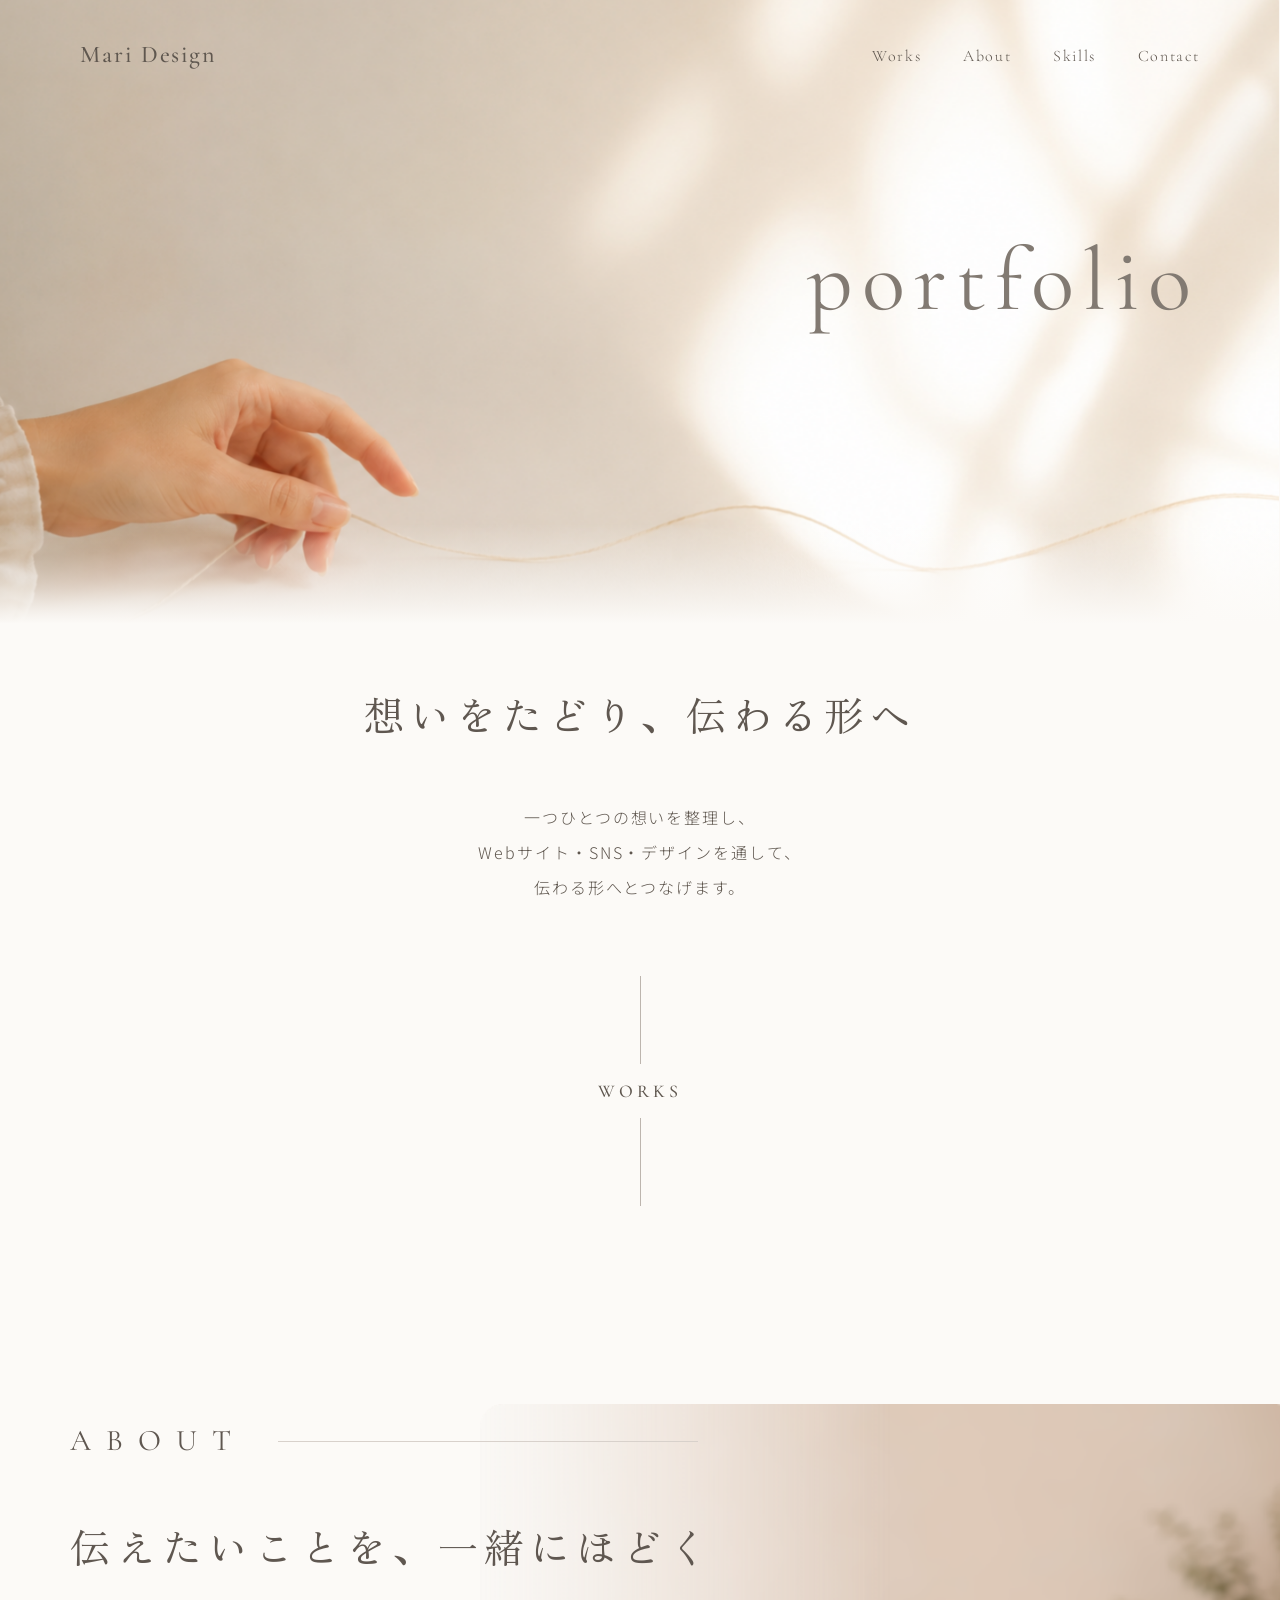
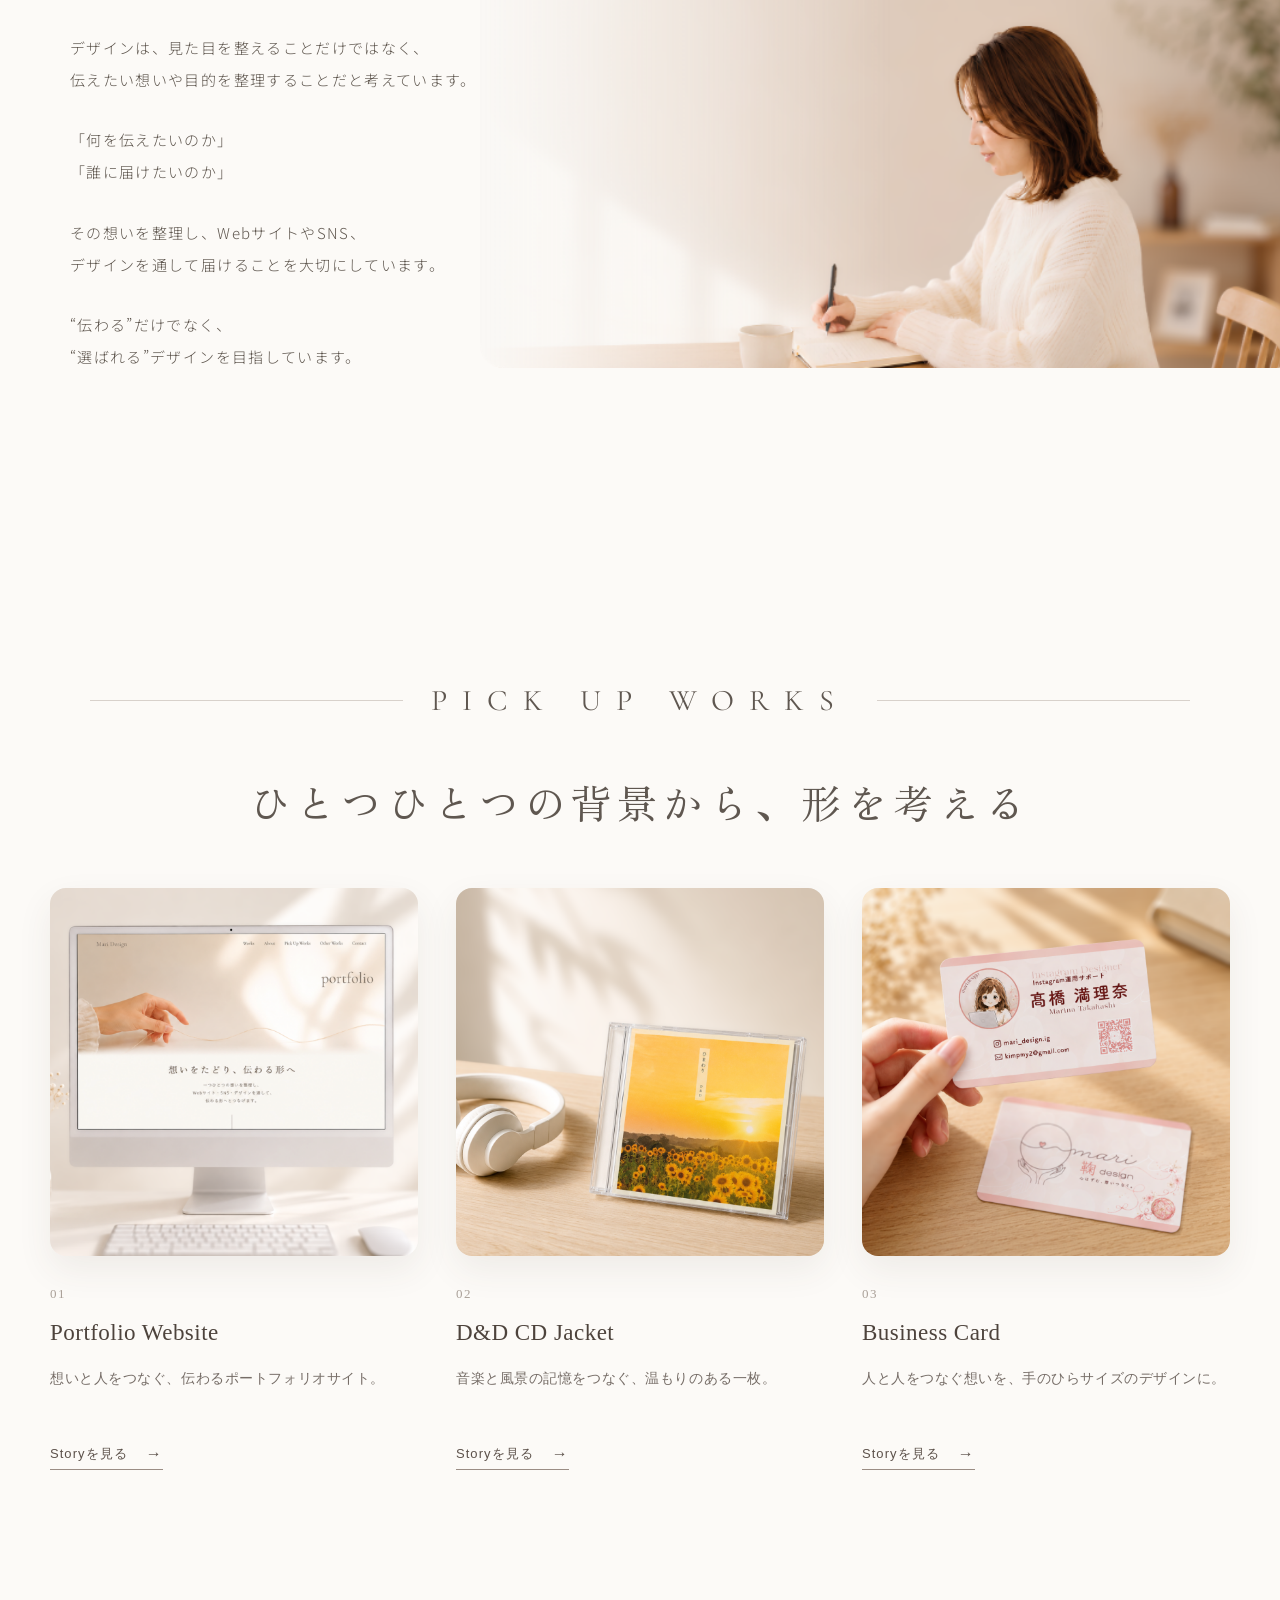
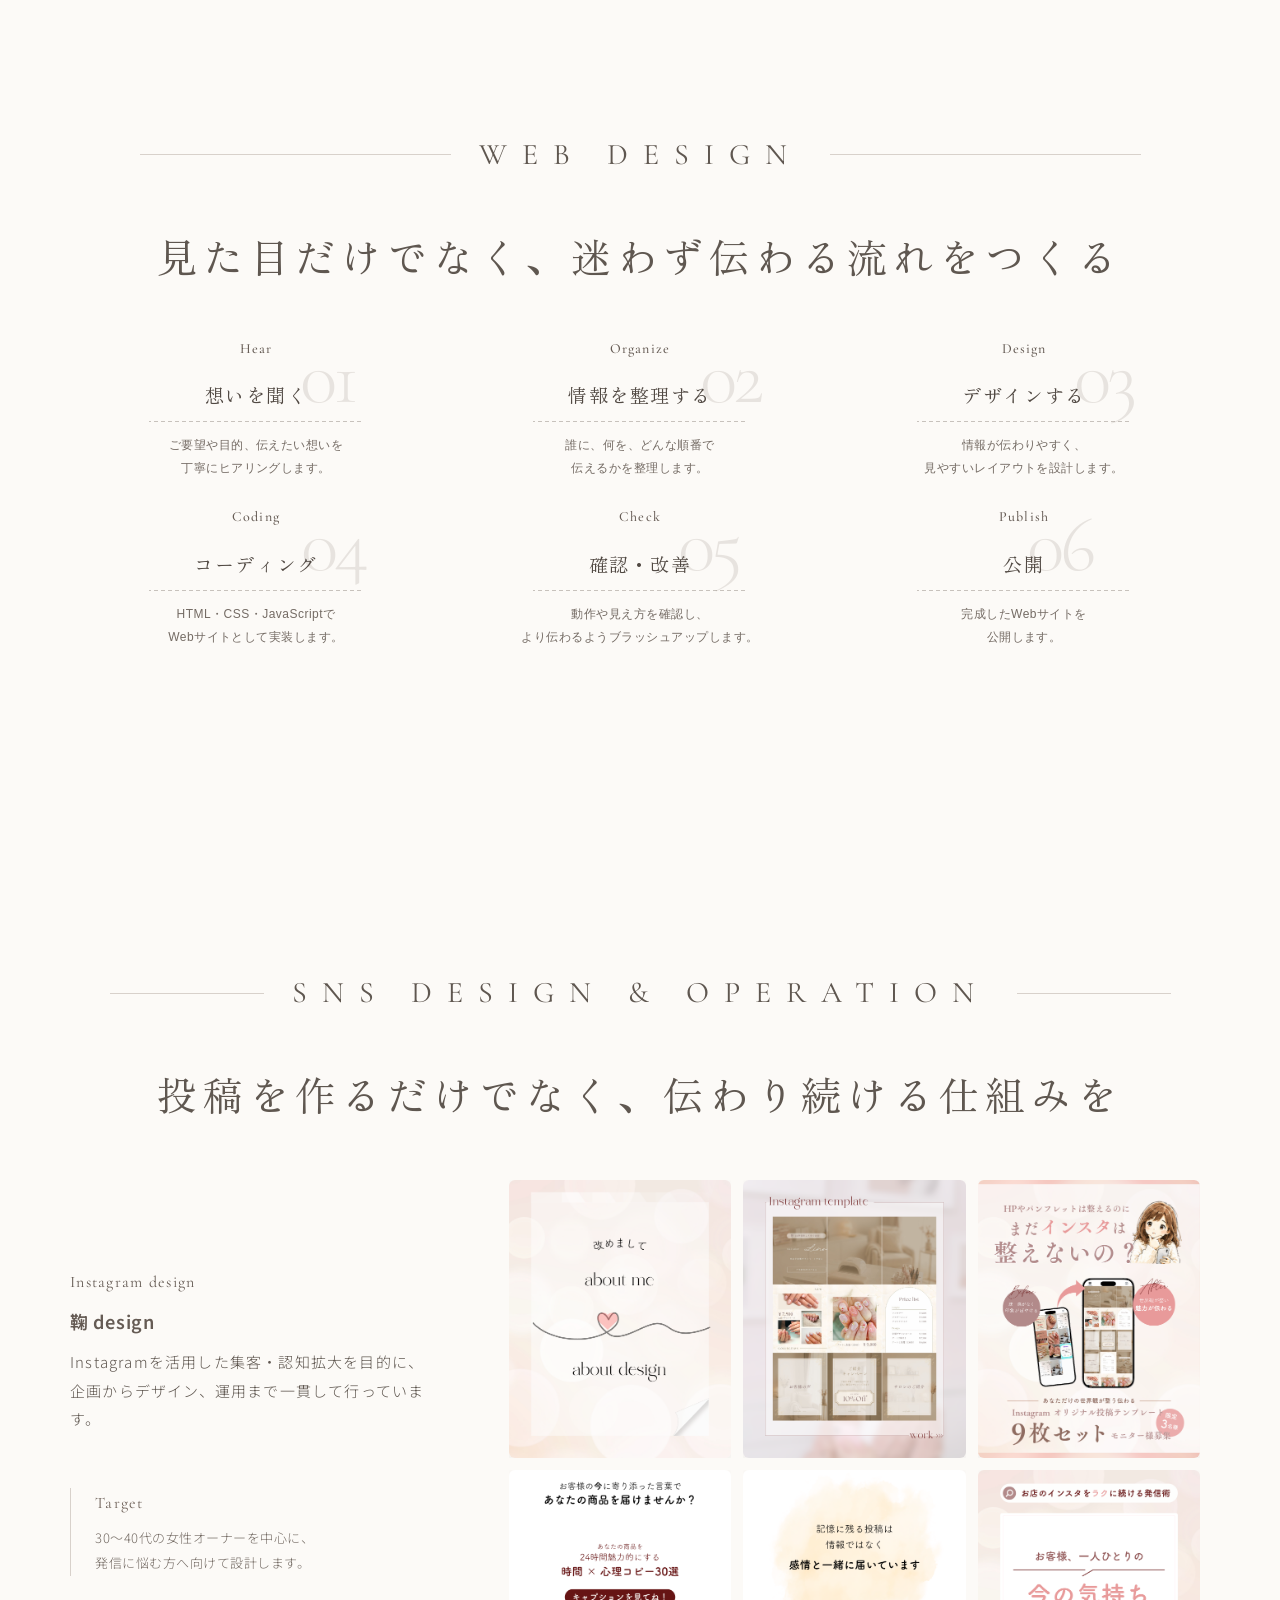
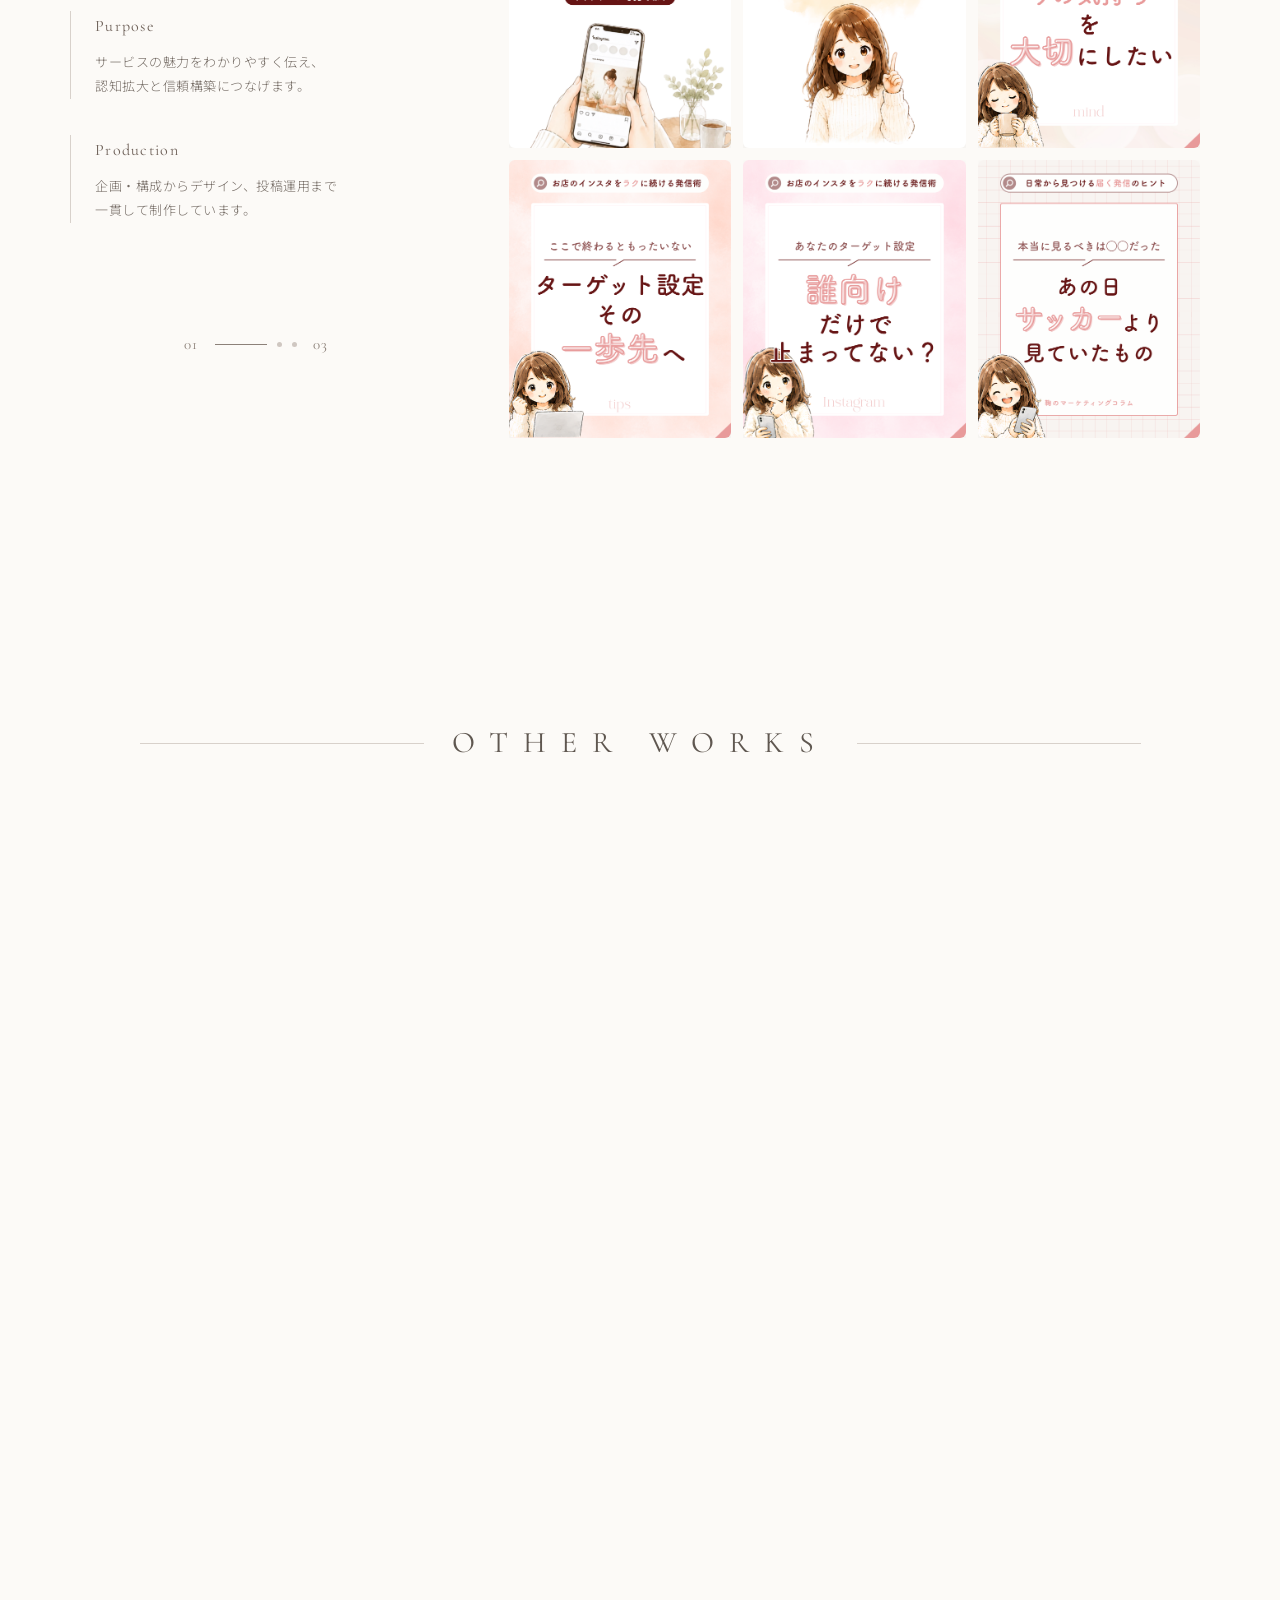
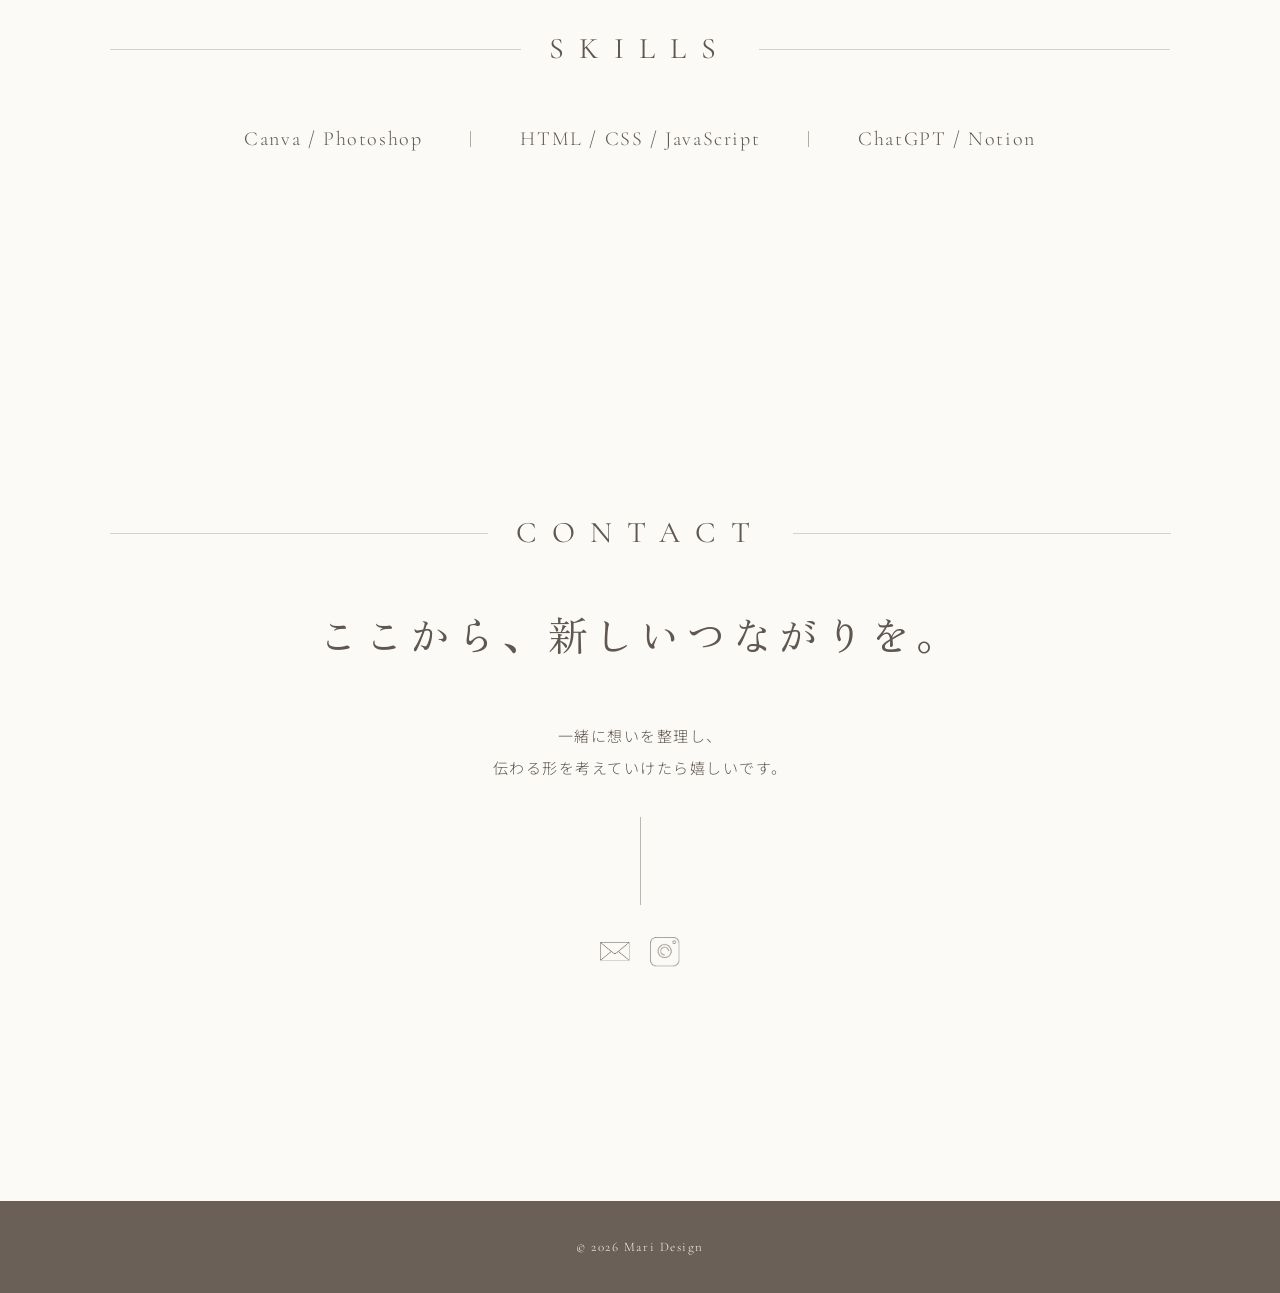
<file: index.html>
<!DOCTYPE html>
<html lang="ja">

<head>
  <meta charset="UTF-8">

  <meta
    name="viewport"
    content="width=device-width, initial-scale=1.0"
  >

  <meta
    name="description"
    content="Webデザイン・SNSデザイン・グラフィックデザインを制作するMari Designのポートフォリオサイトです。"
  >

  <title>Mari Design | Portfolio</title>

  <!-- Google Fonts -->
  <link rel="preconnect" href="https://fonts.googleapis.com">
  <link rel="preconnect" href="https://fonts.gstatic.com" crossorigin>

  <link
    href="https://fonts.googleapis.com/css2?family=Cormorant+Garamond:wght@400;500;600&family=Noto+Sans+JP:wght@300;400;500&family=Zen+Old+Mincho:wght@400;500&display=swap"
    rel="stylesheet"
  >

  <!-- CSS -->
 <link rel="stylesheet" href="style.css?v=3">
</head>

<body>


  <!-- =========================
       Header
  ========================== -->
  <header class="header">
    <div class="header__inner">

      <a href="#top" class="header__logo">
        Mari Design
      </a>

      <nav class="header__nav" aria-label="メインメニュー">
        <ul class="header__nav-list">

          <li class="header__nav-item">
            <a href="#pickup-works" class="header__nav-link">
              Works
            </a>
          </li>

          <li class="header__nav-item">
            <a href="#about" class="header__nav-link">
              About
            </a>
          </li>

          <li class="header__nav-item">
            <a href="#skills" class="header__nav-link">
              Skills
            </a>
          </li>

          <li class="header__nav-item">
            <a href="#contact" class="header__nav-link">
              Contact
            </a>
          </li>

        </ul>
      </nav>
 <button
  class="menu-button"
  type="button"
  aria-label="メニューを開く"
  aria-expanded="false">
  <span></span>
  <span></span>
  <span></span>
</button>
    </div>



  </header>


  <main>

    <!-- =========================
         Hero
    ========================== -->
    <section class="hero" id="top">

      <div class="hero__visual">
        <img
          src="images/hero.png"
          alt="一本の糸にそっと手を添える様子"
          class="hero__image"
        >

        <p class="hero__portfolio">
          portfolio
        </p>
      </div>

      <div class="hero__content">

        <h1 class="hero__title section-heading">
          想いをたどり、伝わる形へ
        </h1>

        <p class="hero__text">
          一つひとつの想いを整理し、<br>
          Webサイト・SNS・デザインを通して、<br>
          伝わる形へとつなげます。
        </p>

        <div class="hero__works-bridge" aria-hidden="true">

  <span class="hero__works-line hero__works-line--top"></span>

  <a href="#pickup-works" class="hero__works-link section-label">
    <span class="hero__works-text">Works</span>
  </a>

  <span class="hero__works-line hero__works-line--bottom"></span>

</div>
      </div>

    </section>


    <!-- =========================
         About
    ========================== -->
    <section class="about section" id="about">

      <div class="container">

        <div class="about__inner">

          <div class="about__content">

            <p class="section-label section-label--left section-title">
              About
            </p>

            <h2 class="about__title section-heading">
              伝えたいことを、一緒にほどく
            </h2>

            <div class="about__text">

              <p>
                デザインは、見た目を整えることだけではなく、<br>
                伝えたい想いや目的を整理することだと考えています。
              </p>

              <p>
                「何を伝えたいのか」<br>
                「誰に届けたいのか」
              </p>

              <p>
                その想いを整理し、WebサイトやSNS、<br>
                デザインを通して届けることを大切にしています。
              </p>

              <p>
                “伝わる”だけでなく、<br>
                “選ばれる”デザインを目指しています。
              </p>

            </div>

          </div>

          <div class="about__image-wrapper">
            <img
              src="images/about.png"
              alt="制作に取り組むMari Designのプロフィール写真"
              class="about__image"
            >
          </div>

        </div>

      </div>

    </section>

<!-- ==============================
     Pick Up Works
================================= -->

<section class="pickup-works section" id="pickup-works">
  <div class="pickup-works__inner">

    <!-- Section title -->
   <div class="section-line-heading">
  <span class="section-line-heading__line section-line-heading__line--left"></span>

  <p class="section-line-heading__label">
    PICK UP WORKS
  </p>

  <span class="section-line-heading__line section-line-heading__line--right"></span>
</div>

 <!-- Japanese heading -->
    <h2 class="section-heading">
      ひとつひとつの背景から、形を考える
    </h2>


    <!-- Works list -->
    <div class="pickup-works__list">

      <!-- 01 Portfolio Website -->
      <article class="pickup-work-card">

        <!-- Web画像完成後は、このdivをimgに変更 -->
       <div class="pickup-work-card__image">
  <img
    src="images/portfolio-website.png"
    alt="Portfolio Website"
  >
</div>
        <div class="pickup-work-card__body">
          <p class="pickup-work-card__number">01</p>

          <h3 class="pickup-work-card__title">
            Portfolio Website
          </h3>

          <p class="pickup-work-card__copy">
            想いと人をつなぐ、伝わるポートフォリオサイト。
          </p>

          <a href="portfolio-website.html" class="pickup-work-card__link">
            <span>Storyを見る</span>
            <span class="pickup-work-card__arrow">→</span>
          </a>
        </div>
      </article>


      <!-- 02 CD Jacket -->
      <article class="pickup-work-card">

        <div class="pickup-work-card__image">
          <img
            src="images/dand-cd-jacket.png"
            alt="D&D CD Jacket"
          >
        </div>

        <div class="pickup-work-card__body">
          <p class="pickup-work-card__number">02</p>

          <h3 class="pickup-work-card__title">
            D&D CD Jacket
          </h3>

          <p class="pickup-work-card__copy">
            音楽と風景の記憶をつなぐ、温もりのある一枚。
          </p>

          <a href="dand-cd-jacket.html" class="pickup-work-card__link">
            <span>Storyを見る</span>
            <span class="pickup-work-card__arrow">→</span>
          </a>
        </div>
      </article>


      <!-- 03 Business Card -->
      <article class="pickup-work-card">

        <div class="pickup-work-card__image">
          <img
            src="images/mari-business-card.png"
            alt="Mari Business Card"
          >
        </div>

        <div class="pickup-work-card__body">
          <p class="pickup-work-card__number">03</p>

          <h3 class="pickup-work-card__title">
            Business Card
          </h3>

          <p class="pickup-work-card__copy">
            人と人をつなぐ想いを、手のひらサイズのデザインに。
          </p>

          <a href="mari-business-card.html" class="pickup-work-card__link">
            <span>Storyを見る</span>
            <span class="pickup-work-card__arrow">→</span>
          </a>
        </div>
      </article>

    </div>
  </div>
</section>
<!-- ========================================
     Web Design Process
========================================= -->
<section class="web-process section" id="web-process">

 <div class="container web-process__inner">

  <!-- Section title -->
  <div class="section-line-heading">
    <span class="section-line-heading__line section-line-heading__line--left"></span>

    <p class="section-line-heading__label">
      WEB DESIGN
    </p>

    <span class="section-line-heading__line section-line-heading__line--right"></span>
  </div>

     <!-- Japanese heading -->
    <h2 class="section-heading">
      見た目だけでなく、迷わず伝わる流れをつくる
    </h2>

  <div class="web-process__grid">
      <!-- 01 -->
      <article class="web-process__item">
        <p class="web-process__english">Hear</p>

        <div class="web-process__title-area">
          <h3 class="web-process__title">想いを聞く</h3>
          <span class="web-process__number">01</span>
        </div>

        <span class="web-process__line"></span>

        <p class="web-process__text">
          ご要望や目的、伝えたい想いを<br>
          丁寧にヒアリングします。
        </p>
      </article>

      <!-- 02 -->
      <article class="web-process__item">
        <p class="web-process__english">Organize</p>

        <div class="web-process__title-area">
          <h3 class="web-process__title">情報を整理する</h3>
          <span class="web-process__number">02</span>
        </div>

        <span class="web-process__line"></span>

        <p class="web-process__text">
          誰に、何を、どんな順番で<br>
          伝えるかを整理します。
        </p>
      </article>

      <!-- 03 -->
      <article class="web-process__item">
        <p class="web-process__english">Design</p>

        <div class="web-process__title-area">
          <h3 class="web-process__title">デザインする</h3>
          <span class="web-process__number">03</span>
        </div>

        <span class="web-process__line"></span>

        <p class="web-process__text">
          情報が伝わりやすく、<br>
          見やすいレイアウトを設計します。
        </p>
      </article>

      <!-- 04 -->
      <article class="web-process__item">
        <p class="web-process__english">Coding</p>

        <div class="web-process__title-area">
          <h3 class="web-process__title">コーディング</h3>
          <span class="web-process__number">04</span>
        </div>

        <span class="web-process__line"></span>

        <p class="web-process__text">
          HTML・CSS・JavaScriptで<br>
          Webサイトとして実装します。
        </p>
      </article>

      <!-- 05 -->
      <article class="web-process__item">
        <p class="web-process__english">Check</p>

        <div class="web-process__title-area">
          <h3 class="web-process__title">確認・改善</h3>
          <span class="web-process__number">05</span>
        </div>

        <span class="web-process__line"></span>

        <p class="web-process__text">
          動作や見え方を確認し、<br>
          より伝わるようブラッシュアップします。
        </p>
      </article>

      <!-- 06 -->
      <article class="web-process__item">
        <p class="web-process__english">Publish</p>

        <div class="web-process__title-area">
          <h3 class="web-process__title">公開</h3>
          <span class="web-process__number">06</span>
        </div>

        <span class="web-process__line"></span>

        <p class="web-process__text">
          完成したWebサイトを<br>
          公開します。
        </p>
      </article>

    </div>

  </div>

</section>

    <!-- =========================
         SNS Design & Operation
    ========================== -->
   <section class="sns section">

  <div class="container">

    <!-- Section title -->
    <div class="section-line-heading">
  <span class="section-line-heading__line section-line-heading__line--left"></span>

  <p class="section-line-heading__label">
    SNS DESIGN &amp; OPERATION
  </p>

  <span class="section-line-heading__line section-line-heading__line--right"></span>
</div>
    <!-- Japanese heading -->
    <h2 class="section-heading">
      投稿を作るだけでなく、伝わり続ける仕組みを
    </h2>

    <div class="sns__inner">
<div class="sns__content">

  <!-- スライドエリア -->
  <div class="sns-slides">

    <!-- 01 -->
    <!-- 01 -->
<div class="sns-slide is-active">

  <p class="sns-slide__eyebrow">
    Instagram design
  </p>

  <h3 class="sns-slide__title">
    鞠 design
  </h3>

  <p class="sns-slide__lead">
    Instagramを活用した集客・認知拡大を目的に、<br>
    企画からデザイン、運用まで一貫して行っています。
  </p>

  <div class="sns-process">

    <div class="sns-process__item">
      <span class="sns-process__line"></span>

      <div class="sns-process__body">
        <p class="sns-process__label">
          Target
        </p>

        <p class="sns-process__text">
          30〜40代の女性オーナーを中心に、<br>
          発信に悩む方へ向けて設計します。
        </p>
      </div>
    </div>


    <div class="sns-process__item">
      <span class="sns-process__line"></span>

      <div class="sns-process__body">
        <p class="sns-process__label">
          Purpose
        </p>

        <p class="sns-process__text">
          サービスの魅力をわかりやすく伝え、<br>
          認知拡大と信頼構築につなげます。
        </p>
      </div>
    </div>


    <div class="sns-process__item">
      <span class="sns-process__line"></span>

      <div class="sns-process__body">
        <p class="sns-process__label">
          Production
        </p>

        <p class="sns-process__text">
          企画・構成からデザイン、投稿運用まで<br>
          一貫して制作しています。
        </p>
      </div>
    </div>

  </div>

</div>

    <!-- 02 -->
    <!-- 02 -->
<div class="sns-slide">

  <p class="sns-slide__eyebrow">
    Post design
  </p>

  <h3 class="sns-slide__title">
    目的から逆算した投稿設計
  </h3>

  <p class="sns-slide__lead">
    単発で投稿を作るのではなく、ユーザーの心理や<br>
    認知段階を考えながら、シリーズで発信を設計しています。
  </p>

  <div class="sns-process">

    <div class="sns-process__item">
      <span class="sns-process__line"></span>

      <div class="sns-process__body">
        <p class="sns-process__label">
          Column
        </p>

        <p class="sns-process__text">
          日常の気づきを入口に、<br>
          マーケティングの本質を届けます。
        </p>
      </div>
    </div>


    <div class="sns-process__item">
      <span class="sns-process__line"></span>

      <div class="sns-process__body">
        <p class="sns-process__label">
          Empathy
        </p>

        <p class="sns-process__text">
          お客様の悩みや本音を言葉にし、<br>
          「私も同じ」という共感につなげます。
        </p>
      </div>
    </div>


    <div class="sns-process__item">
      <span class="sns-process__line"></span>

      <div class="sns-process__body">
        <p class="sns-process__label">
          Solution
        </p>

        <p class="sns-process__text">
          悩みに対する具体的な解決策を伝え、<br>
          次の行動につなげます。
        </p>
      </div>
    </div>

  </div>

</div>

    <!-- 03 -->
<div class="sns-slide sns-slide--process">

  <p class="sns-slide__eyebrow">Workflow</p>
  <h3 class="sns-slide__title">
        想いを、発信の仕組みに整える
      </h3>

  <p class="sns-slide__lead">
    目的の整理から、企画・投稿・分析・改善まで一貫して行っています。
  </p>

  <div class="sns-process">

    <div class="sns-process__item">
      <span class="sns-process__line"></span>

      <div class="sns-process__body">
        <p class="sns-process__label">Purpose</p>
        <p class="sns-process__text">
          伝えたい想いを整理し、<br>
          投稿の目的を設計します。
        </p>
      </div>
    </div>


    <div class="sns-process__item">
      <span class="sns-process__line"></span>

      <div class="sns-process__body">
        <p class="sns-process__label">Target</p>
        <p class="sns-process__text">
          誰に届けるかを明確にし、<br>
          シリーズ全体を企画します。
        </p>
      </div>
    </div>


    <div class="sns-process__item">
      <span class="sns-process__line"></span>

      <div class="sns-process__body">
        <p class="sns-process__label">Analysis</p>
        <p class="sns-process__text">
          投稿後はリーチや保存数などを確認し、<br>
          次回の企画に改善をつなげます。
        </p>
      </div>
    </div>

  </div>

</div>
  </div>


  <!-- インジケーター -->
  <div class="sns-slider__indicator">

    <span class="sns-slider__number">01</span>

    <div class="sns-slider__dots">
      <button
        class="sns-slider__dot is-active"
        data-slide="0"
        aria-label="1枚目を表示">
      </button>

      <button
        class="sns-slider__dot"
        data-slide="1"
        aria-label="2枚目を表示">
      </button>

      <button
        class="sns-slider__dot"
        data-slide="2"
        aria-label="3枚目を表示">
      </button>
    </div>

    <span class="sns-slider__number">03</span>

  </div>

</div>
          <div class="sns__gallery">

  <a
    href="https://www.instagram.com/p/DU5os5zE1Ds/?igsh=MTBpNnd1d3YwNTNtNA=="
    target="_blank"
    rel="noopener noreferrer"
  >
    <img
      src="images/sns_1.png"
      alt="Instagram投稿デザイン1"
      class="sns__image"
    >
  </a>

  <a
    href="https://www.instagram.com/p/DZhbPLHmNsR/?igsh=d2ttb3B0eHJscGdu"
    target="_blank"
    rel="noopener noreferrer"
  >
    <img
      src="images/sns_2.png"
      alt="Instagram投稿デザイン2"
      class="sns__image"
    >
  </a>

  <a
    href="https://www.instagram.com/p/DZmlBE8GJbq/?igsh=MWVienltZmtxcDU0cg=="
    target="_blank"
    rel="noopener noreferrer"
  >
    <img
      src="images/sns_3.png"
      alt="Instagram投稿デザイン3"
      class="sns__image"
    >
  </a>

  <a
    href="https://www.instagram.com/reel/DbBDTnuTUxL/?igsh=MXNwa3Btb3lmazZ4dg=="
    target="_blank"
    rel="noopener noreferrer"
  >
    <img
      src="images/sns_4.png"
      alt="Instagram投稿デザイン4"
      class="sns__image"
    >
  </a>

  <a
    href="https://www.instagram.com/reel/Da-Z5d-TXAV/?igsh=djk2OWt2YXkwZ2sz
"
    target="_blank"
    rel="noopener noreferrer"
  >
    <img
      src="images/sns_5.png"
      alt="Instagram投稿デザイン5"
      class="sns__image"
    >
  </a>

  <a
    href="https://www.instagram.com/p/Da73_femPmo/?igsh=aDZqd2l6anJzbm1p"
    target="_blank"
    rel="noopener noreferrer"
  >
    <img
      src="images/sns_6.png"
      alt="Instagram投稿デザイン6"
      class="sns__image"
    >
  </a>

  <a
    href="https://www.instagram.com/p/Da5OHMQGFFI/?igsh=Ymt4eWx2MnJ0OTRz"
    target="_blank"
    rel="noopener noreferrer"
  >
    <img
      src="images/sns_7.png"
      alt="Instagram投稿デザイン7"
      class="sns__image"
    >
  </a>

  <a
    href="https://www.instagram.com/p/Da2nBGYmCMj/?igsh=MTFtdHJoZTUzNWxq
"
    target="_blank"
    rel="noopener noreferrer"
  >
    <img
      src="images/sns_8.png"
      alt="Instagram投稿デザイン8"
      class="sns__image"
    >
  </a>

  <a
    href="https://www.instagram.com/p/Da0CzMLGLxG/?igsh=MXBlOHB3dWdibGlidg=="
    target="_blank"
    rel="noopener noreferrer"
  >
    <img
      src="images/sns_9.png"
      alt="Instagram投稿デザイン9"
      class="sns__image"
    >
  </a>
</div>

        </div>

      </div>

    </section>

<!-- ==================================
     Other Works
=================================== -->
<section class="other-works section" id="other-works">
  <div class="container">

    <!-- セクション見出し -->
    <div class="section-line-heading">
  <span class="section-line-heading__line section-line-heading__line--left"></span>

  <p class="section-line-heading__label">
    OTHER WORKS
  </p>

  <span class="section-line-heading__line section-line-heading__line--right"></span>
</div>
    <!-- 作品スライダー -->
    <article class="other-work">

      <!-- 左側：作品画像 -->
      <div class="other-works__visual other-work__image-wrapper">
        <img
          src="images/dand-summer-poster.png"
          alt="D&D 夏祭りライブポスター"
          class="other-work__image"
          id="other-work-image"
        >
      </div>

      <!-- 右側：作品情報 -->
      <div class="other-work__content" id="other-work-content">

        <p
          class="other-work__category"
          id="other-work-category"
        >
          イベントポスター
        </p>

        <h3
          class="other-work__title"
          id="other-work-title"
        >
          D&D 夏祭りライブポスター
        </h3>

        <p
          class="other-work__catch"
          id="other-work-catch"
        >
          ライブが待ち遠しくなる、夏の空気をデザイン。
        </p>

        <dl class="other-work__info">

          <div class="other-work__info-row">
            <dt>Purpose</dt>
            <dd id="other-work-purpose">
              イベント告知・集客
            </dd>
          </div>

          <div class="other-work__info-row">
            <dt>Target</dt>
            <dd id="other-work-target">
              地域の方・ライブ来場者
            </dd>
          </div>

          <div class="other-work__info-row">
            <dt>Role</dt>
            <dd id="other-work-role">
              ヒアリング / デザイン
            </dd>
          </div>

          <div class="other-work__info-row">
            <dt>Tools</dt>
            <dd id="other-work-tools">
              Canva
            </dd>
          </div>

        </dl>

      <!-- Other Works Indicator -->
<div class="other-works__indicator">

  <span class="other-works__number">01</span>

  <div class="other-works__dots"></div>

  <span class="other-works__number other-works__last-number">
    05
  </span>

</div>

      </div>

    </article>

  </div>
</section>

    <!-- =========================
         Skills
    ========================== -->
    <section class="skills section" id="skills">

      <div class="container">

        <div class="skills__inner">

          <div class="section-line-heading">
  <span class="section-line-heading__line section-line-heading__line--left"></span>

  <p class="section-line-heading__label">
    SKILLS
  </p>

  <span class="section-line-heading__line section-line-heading__line--right"></span>
</div>
          <ul class="skills__list">

            <li class="skills__item">
              Canva / Photoshop
            </li>

            <li class="skills__item">
              HTML / CSS / JavaScript
            </li>

            <li class="skills__item">
              ChatGPT / Notion
            </li>

          </ul>

        </div>

      </div>

    </section>


    <!-- =========================
         Contact
    ========================== -->
    <section class="contact section" id="contact">

      <div class="container">

        <div class="contact__inner">

          <div class="section-line-heading">
  <span class="section-line-heading__line section-line-heading__line--left"></span>

  <p class="section-line-heading__label">
    CONTACT
  </p>

  <span class="section-line-heading__line section-line-heading__line--right"></span>
</div>
          <h2 class="section-heading">
            ここから、新しいつながりを。
          </h2>

          <p class="contact__text">
            一緒に想いを整理し、<br>
            伝わる形を考えていけたら嬉しいです。
          </p>

          <div class="contact__flow-line"></div>

<div class="contact__icons">
  <!-- 既存のメールアイコン -->
  <a href="mailto:kimpmy2@gmail.com"
   class="contact__icon"
    aria-label="Mail">
    <img src="images/mail.png" alt="Mail">
  </a>

  <!-- 既存のInstagramアイコン -->
  <a href="https://www.instagram.com/mari_design.ig/"
   class="contact__icon"
    target="_blank"
     rel="noopener noreferrer"
     aria-label="Instagram">
    <img src="images/insta.png" alt="Instagram">
  </a>
</div>
<div class="contact__links">
          </div>

        </div>

      </div>

    </section>

  </main>


  <!-- =========================
       Footer
  ========================== -->
  <footer class="footer">

    <div class="container">

      <p class="footer__copyright">
        &copy; 2026 Mari Design
      </p>

    </div>

  </footer>


  <!-- JavaScript -->
  <script src="script.js?v=3"></script>

</body>

</html>
</file>
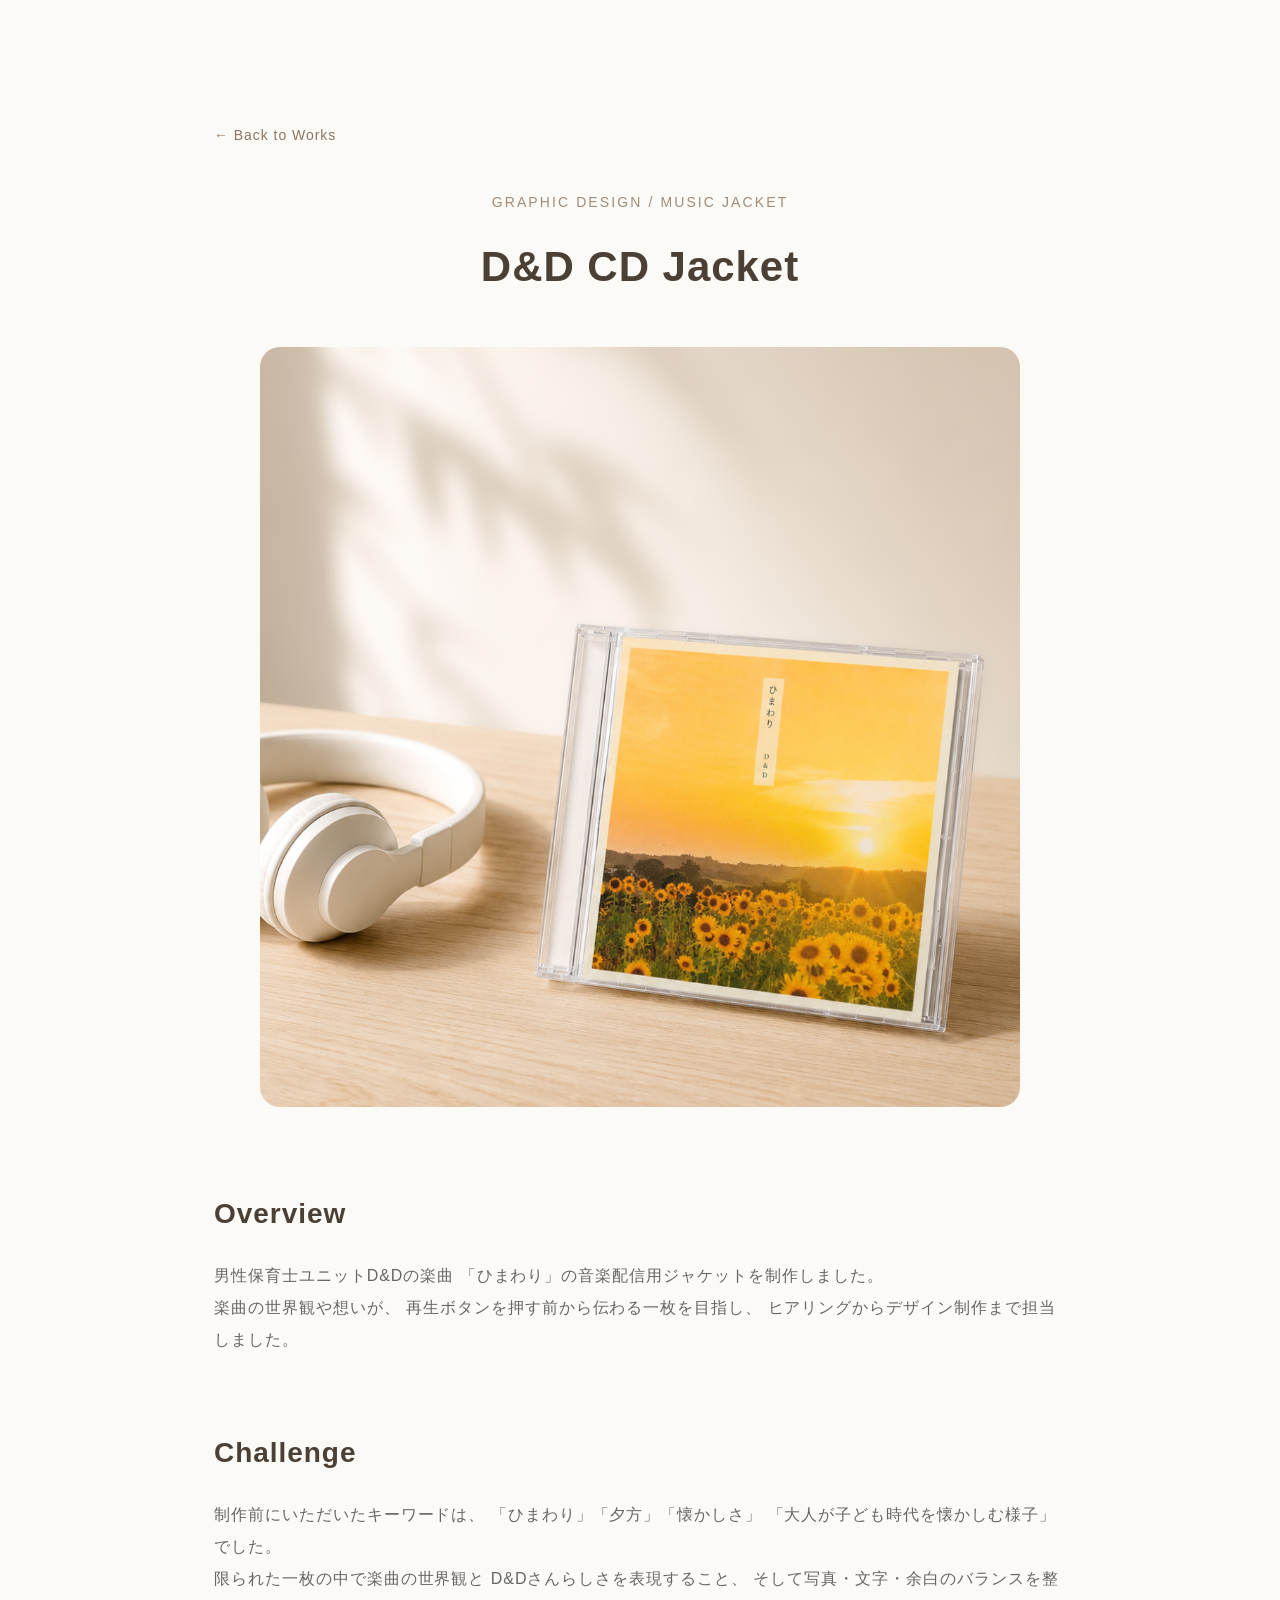
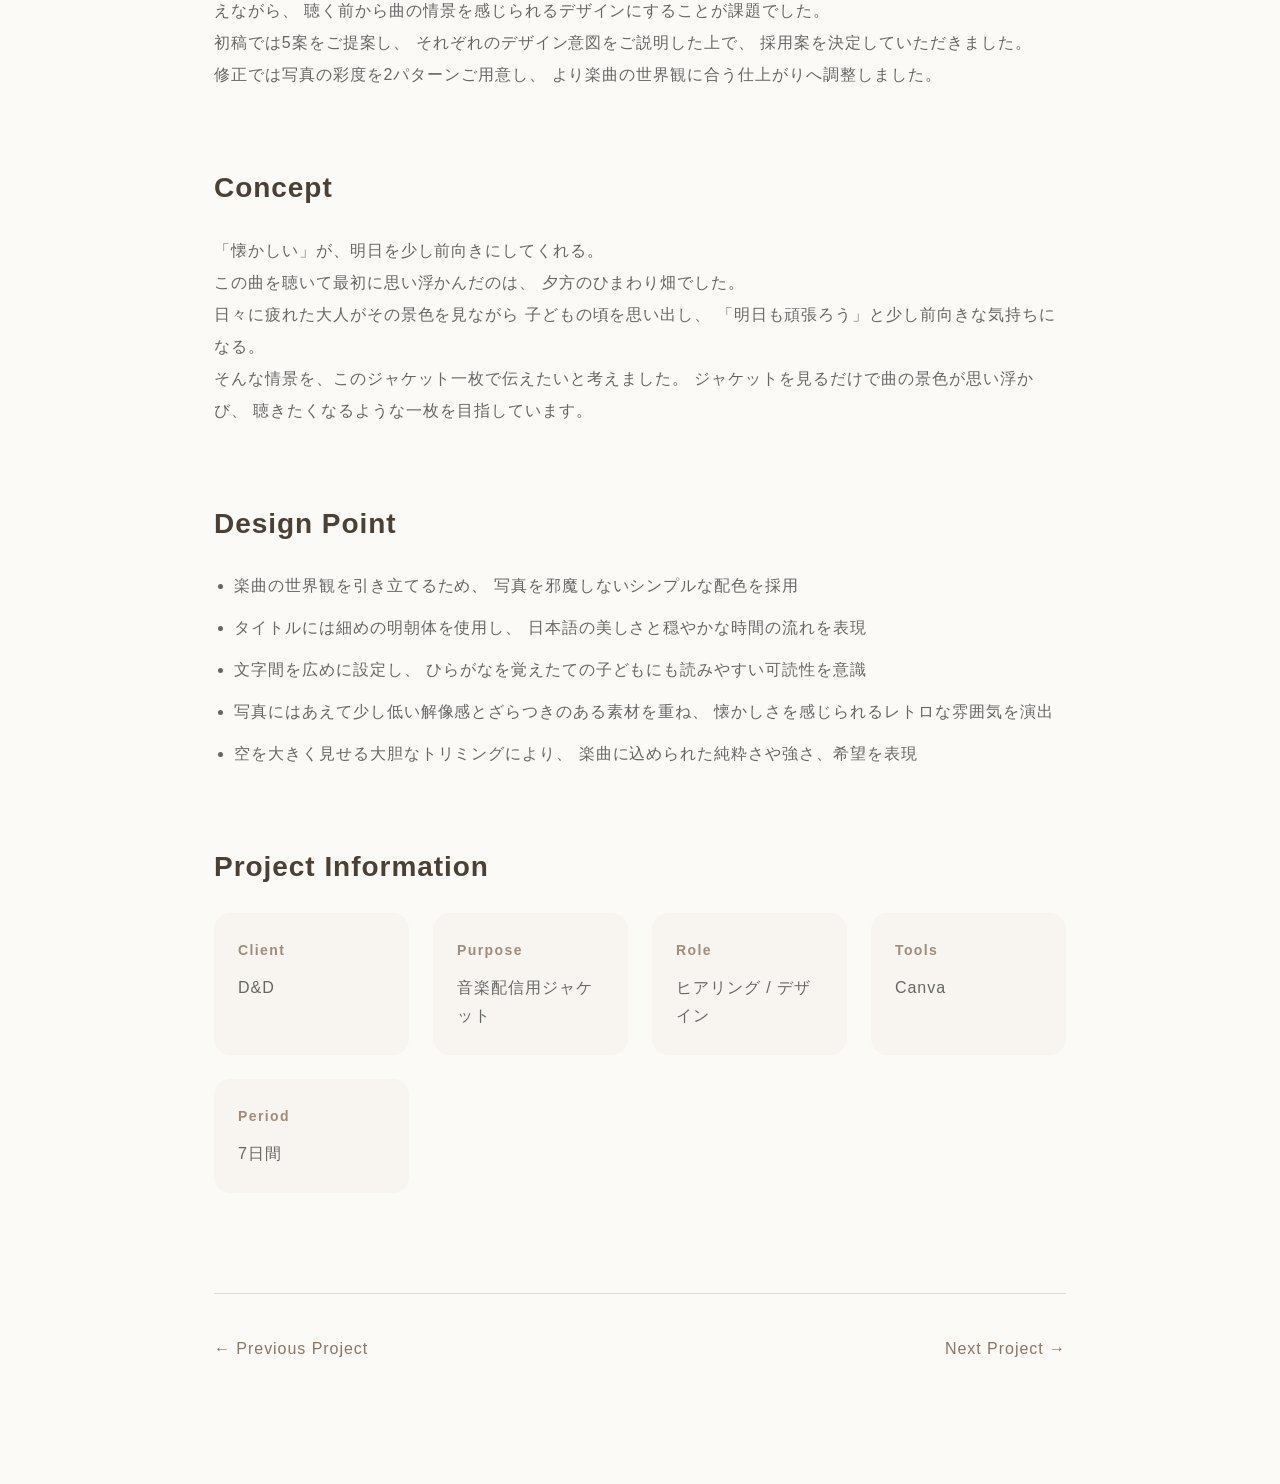
<file: dand-cd-jacket.html>
<!DOCTYPE html>
<html lang="ja">

<head>
  <meta charset="UTF-8">

  <meta
    name="viewport"
    content="width=device-width, initial-scale=1.0"
  >

  <title>D&amp;D CD Jacket | Portfolio</title>

  <link rel="stylesheet" href="style.css">
</head>

<body>

  <main class="work-detail">

    <!-- 戻るリンク -->
    <a
      href="index.html#pickup-works"
      class="back-link"
    >
      ← Back to Works
    </a>


    <!-- Hero -->
    <section class="detail-hero">

      <p class="detail-category">
        Graphic Design / Music Jacket
      </p>

      <h1 class="detail-title">
        D&amp;D CD Jacket
      </h1>

      <img
        src="images/dand-cd-jacket.png"
        alt="D&D ひまわり 音楽配信用ジャケットのモックアップ"
        class="detail-image"
      >

    </section>


    <!-- Overview -->
    <section class="detail-section">

      <h2>Overview</h2>

      <p>
        男性保育士ユニットD&amp;Dの楽曲
        「ひまわり」の音楽配信用ジャケットを制作しました。
      </p>

      <p>
        楽曲の世界観や想いが、
        再生ボタンを押す前から伝わる一枚を目指し、
        ヒアリングからデザイン制作まで担当しました。
      </p>

    </section>


    <!-- Challenge -->
    <section class="detail-section">

      <h2>Challenge</h2>

      <p>
        制作前にいただいたキーワードは、
        「ひまわり」「夕方」「懐かしさ」
        「大人が子ども時代を懐かしむ様子」でした。
      </p>

      <p>
        限られた一枚の中で楽曲の世界観と
        D&amp;Dさんらしさを表現すること、
        そして写真・文字・余白のバランスを整えながら、
        聴く前から曲の情景を感じられるデザインにすることが課題でした。
      </p>

      <p>
        初稿では5案をご提案し、
        それぞれのデザイン意図をご説明した上で、
        採用案を決定していただきました。
      </p>

      <p>
        修正では写真の彩度を2パターンご用意し、
        より楽曲の世界観に合う仕上がりへ調整しました。
      </p>

    </section>


    <!-- Concept -->
    <section class="detail-section">

      <h2>Concept</h2>

      <p class="detail-lead">
        「懐かしい」が、明日を少し前向きにしてくれる。
      </p>

      <p>
        この曲を聴いて最初に思い浮かんだのは、
        夕方のひまわり畑でした。
      </p>

      <p>
        日々に疲れた大人がその景色を見ながら
        子どもの頃を思い出し、
        「明日も頑張ろう」と少し前向きな気持ちになる。
      </p>

      <p>
        そんな情景を、このジャケット一枚で伝えたいと考えました。
        ジャケットを見るだけで曲の景色が思い浮かび、
        聴きたくなるような一枚を目指しています。
      </p>

    </section>


    <!-- Design Point -->
    <section class="detail-section">

      <h2>Design Point</h2>

      <ul class="detail-point-list">

        <li>
          楽曲の世界観を引き立てるため、
          写真を邪魔しないシンプルな配色を採用
        </li>

        <li>
          タイトルには細めの明朝体を使用し、
          日本語の美しさと穏やかな時間の流れを表現
        </li>

        <li>
          文字間を広めに設定し、
          ひらがなを覚えたての子どもにも読みやすい可読性を意識
        </li>

        <li>
          写真にはあえて少し低い解像感とざらつきのある素材を重ね、
          懐かしさを感じられるレトロな雰囲気を演出
        </li>

        <li>
          空を大きく見せる大胆なトリミングにより、
          楽曲に込められた純粋さや強さ、希望を表現
        </li>

      </ul>

    </section>


    <!-- Project Information -->
    <section class="detail-section">

      <h2>Project Information</h2>

      <div class="project-info">

        <div>
          <h3>Client</h3>
          <p>D&amp;D</p>
        </div>

        <div>
          <h3>Purpose</h3>
          <p>音楽配信用ジャケット</p>
        </div>

        <div>
          <h3>Role</h3>
          <p>ヒアリング / デザイン</p>
        </div>

        <div>
          <h3>Tools</h3>
          <p>Canva</p>
        </div>

        <div>
          <h3>Period</h3>
          <p>7日間</p>
        </div>

      </div>

    </section>


    <!-- ページ下部ナビゲーション -->
    <section class="detail-navigation">

      <a href="portfolio-website.html">
        ← Previous Project
      </a>

      <a href="mari-business-card.html">
        Next Project →
      </a>

    </section>

  </main>

</body>

</html>
</file>
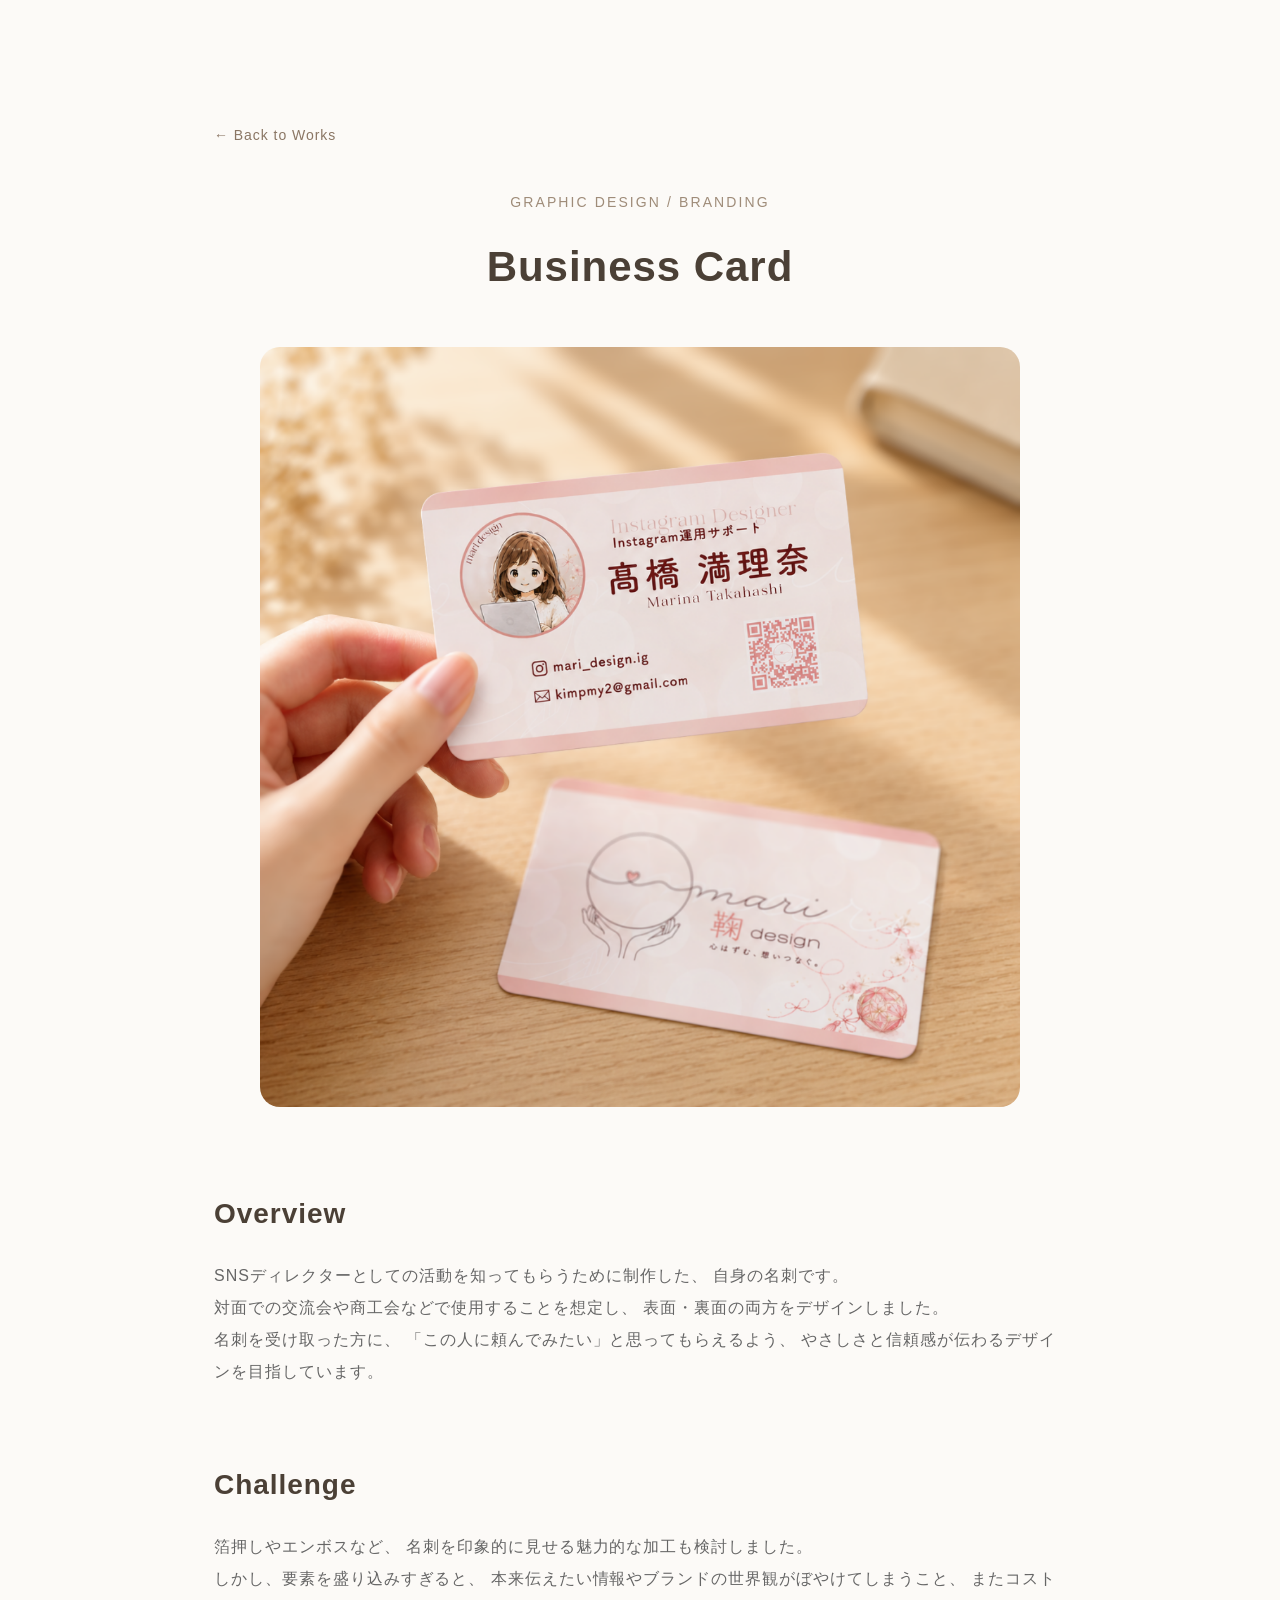
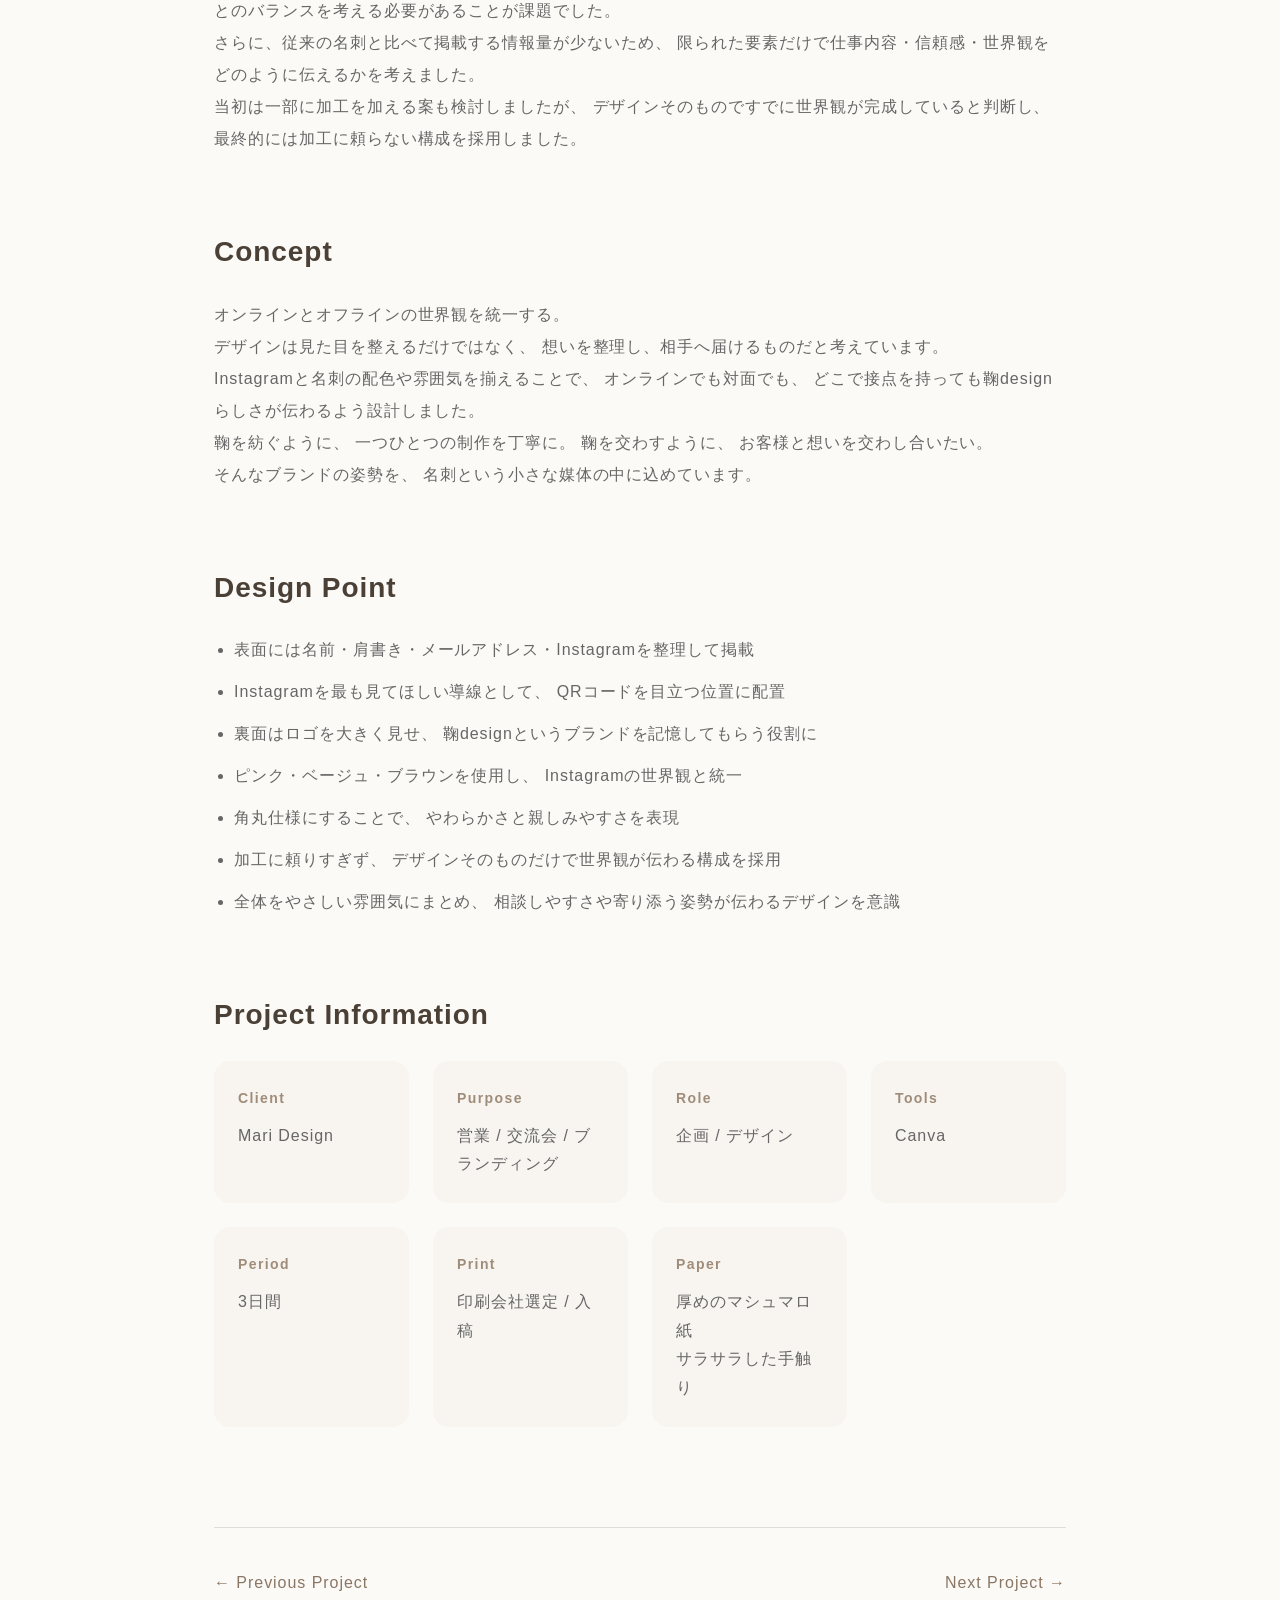
<file: mari-business-card.html>
<!DOCTYPE html>
<html lang="ja">

<head>
  <meta charset="UTF-8">

  <meta
    name="viewport"
    content="width=device-width, initial-scale=1.0"
  >

  <title>Business Card | Portfolio</title>

  <link rel="stylesheet" href="style.css">
</head>

<body>

  <main class="work-detail">

    <!-- 戻るリンク -->
    <a
      href="index.html#pickup-works"
      class="back-link"
    >
      ← Back to Works
    </a>


    <!-- Hero -->
    <section class="detail-hero">

      <p class="detail-category">
        Graphic Design / Branding
      </p>

      <h1 class="detail-title">
        Business Card
      </h1>

      <img
        src="images/mari-business-card.png"
        alt="鞠design 名刺のモックアップ"
        class="detail-image"
      >

    </section>


    <!-- Overview -->
    <section class="detail-section">

      <h2>Overview</h2>

      <p>
        SNSディレクターとしての活動を知ってもらうために制作した、
        自身の名刺です。
      </p>

      <p>
        対面での交流会や商工会などで使用することを想定し、
        表面・裏面の両方をデザインしました。
      </p>

      <p>
        名刺を受け取った方に、
        「この人に頼んでみたい」と思ってもらえるよう、
        やさしさと信頼感が伝わるデザインを目指しています。
      </p>

    </section>


    <!-- Challenge -->
    <section class="detail-section">

      <h2>Challenge</h2>

      <p>
        箔押しやエンボスなど、
        名刺を印象的に見せる魅力的な加工も検討しました。
      </p>

      <p>
        しかし、要素を盛り込みすぎると、
        本来伝えたい情報やブランドの世界観がぼやけてしまうこと、
        またコストとのバランスを考える必要があることが課題でした。
      </p>

      <p>
        さらに、従来の名刺と比べて掲載する情報量が少ないため、
        限られた要素だけで仕事内容・信頼感・世界観を
        どのように伝えるかを考えました。
      </p>

      <p>
        当初は一部に加工を加える案も検討しましたが、
        デザインそのものですでに世界観が完成していると判断し、
        最終的には加工に頼らない構成を採用しました。
      </p>

    </section>


    <!-- Concept -->
    <section class="detail-section">

      <h2>Concept</h2>

      <p class="detail-lead">
        オンラインとオフラインの世界観を統一する。
      </p>

      <p>
        デザインは見た目を整えるだけではなく、
        想いを整理し、相手へ届けるものだと考えています。
      </p>

      <p>
        Instagramと名刺の配色や雰囲気を揃えることで、
        オンラインでも対面でも、
        どこで接点を持っても鞠designらしさが伝わるよう設計しました。
      </p>

      <p>
        鞠を紡ぐように、
        一つひとつの制作を丁寧に。
        鞠を交わすように、
        お客様と想いを交わし合いたい。
      </p>

      <p>
        そんなブランドの姿勢を、
        名刺という小さな媒体の中に込めています。
      </p>

    </section>


    <!-- Design Point -->
    <section class="detail-section">

      <h2>Design Point</h2>

      <ul class="detail-point-list">

        <li>
          表面には名前・肩書き・メールアドレス・Instagramを整理して掲載
        </li>

        <li>
          Instagramを最も見てほしい導線として、
          QRコードを目立つ位置に配置
        </li>

        <li>
          裏面はロゴを大きく見せ、
          鞠designというブランドを記憶してもらう役割に
        </li>

        <li>
          ピンク・ベージュ・ブラウンを使用し、
          Instagramの世界観と統一
        </li>

        <li>
          角丸仕様にすることで、
          やわらかさと親しみやすさを表現
        </li>

        <li>
          加工に頼りすぎず、
          デザインそのものだけで世界観が伝わる構成を採用
        </li>

        <li>
          全体をやさしい雰囲気にまとめ、
          相談しやすさや寄り添う姿勢が伝わるデザインを意識
        </li>

      </ul>

    </section>


    <!-- Project Information -->
    <section class="detail-section">

      <h2>Project Information</h2>

      <div class="project-info">

        <div>
          <h3>Client</h3>
          <p>Mari Design</p>
        </div>

        <div>
          <h3>Purpose</h3>
          <p>営業 / 交流会 / ブランディング</p>
        </div>

        <div>
          <h3>Role</h3>
          <p>企画 / デザイン</p>
        </div>

        <div>
          <h3>Tools</h3>
          <p>Canva</p>
        </div>

        <div>
          <h3>Period</h3>
          <p>3日間</p>
        </div>

        <div>
          <h3>Print</h3>
          <p>印刷会社選定 / 入稿</p>
        </div>

        <div>
          <h3>Paper</h3>
          <p>
            厚めのマシュマロ紙<br>
            サラサラした手触り
          </p>
        </div>

      </div>

    </section>


    <!-- ページ下部ナビゲーション -->
    <section class="detail-navigation">

      <a href="dand-cd-jacket.html">
        ← Previous Project
      </a>

      <a href="portfolio-website.html">
        Next Project →
      </a>

    </section>

  </main>

</body>

</html>
</file>
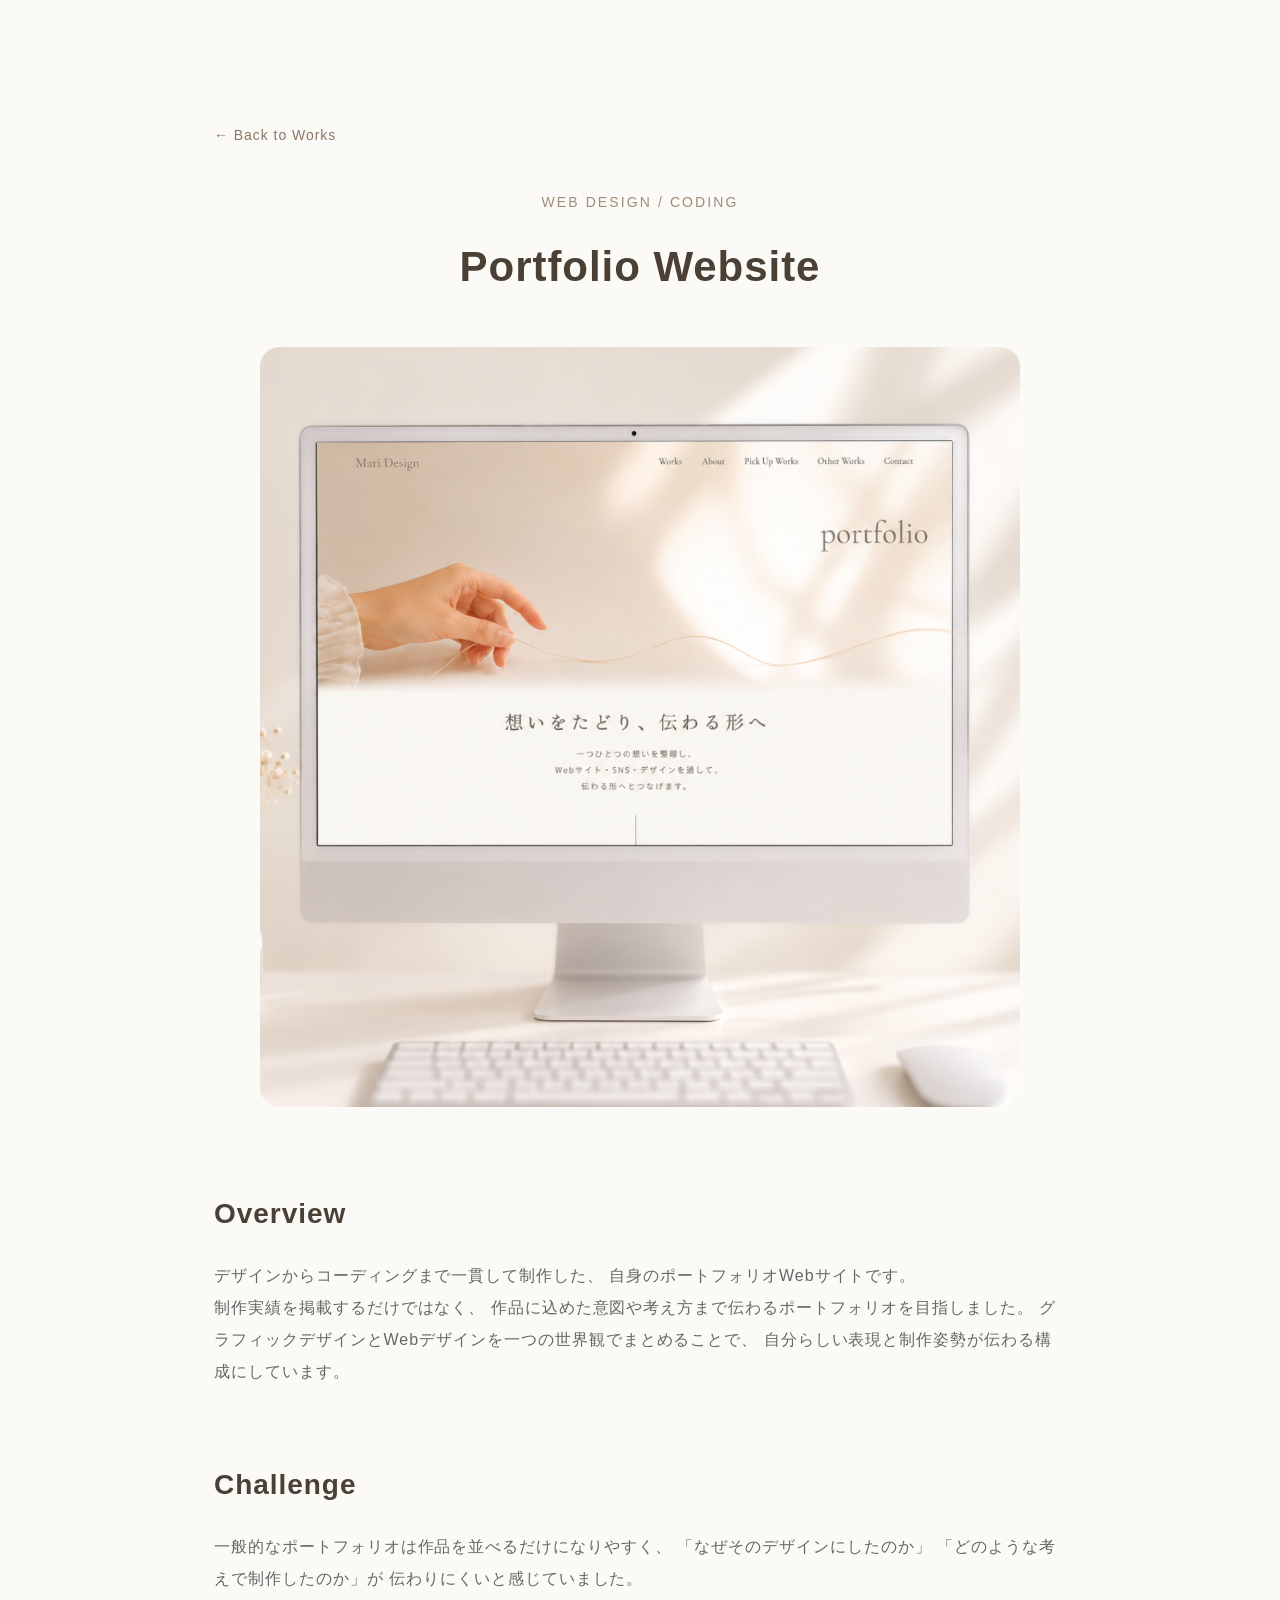
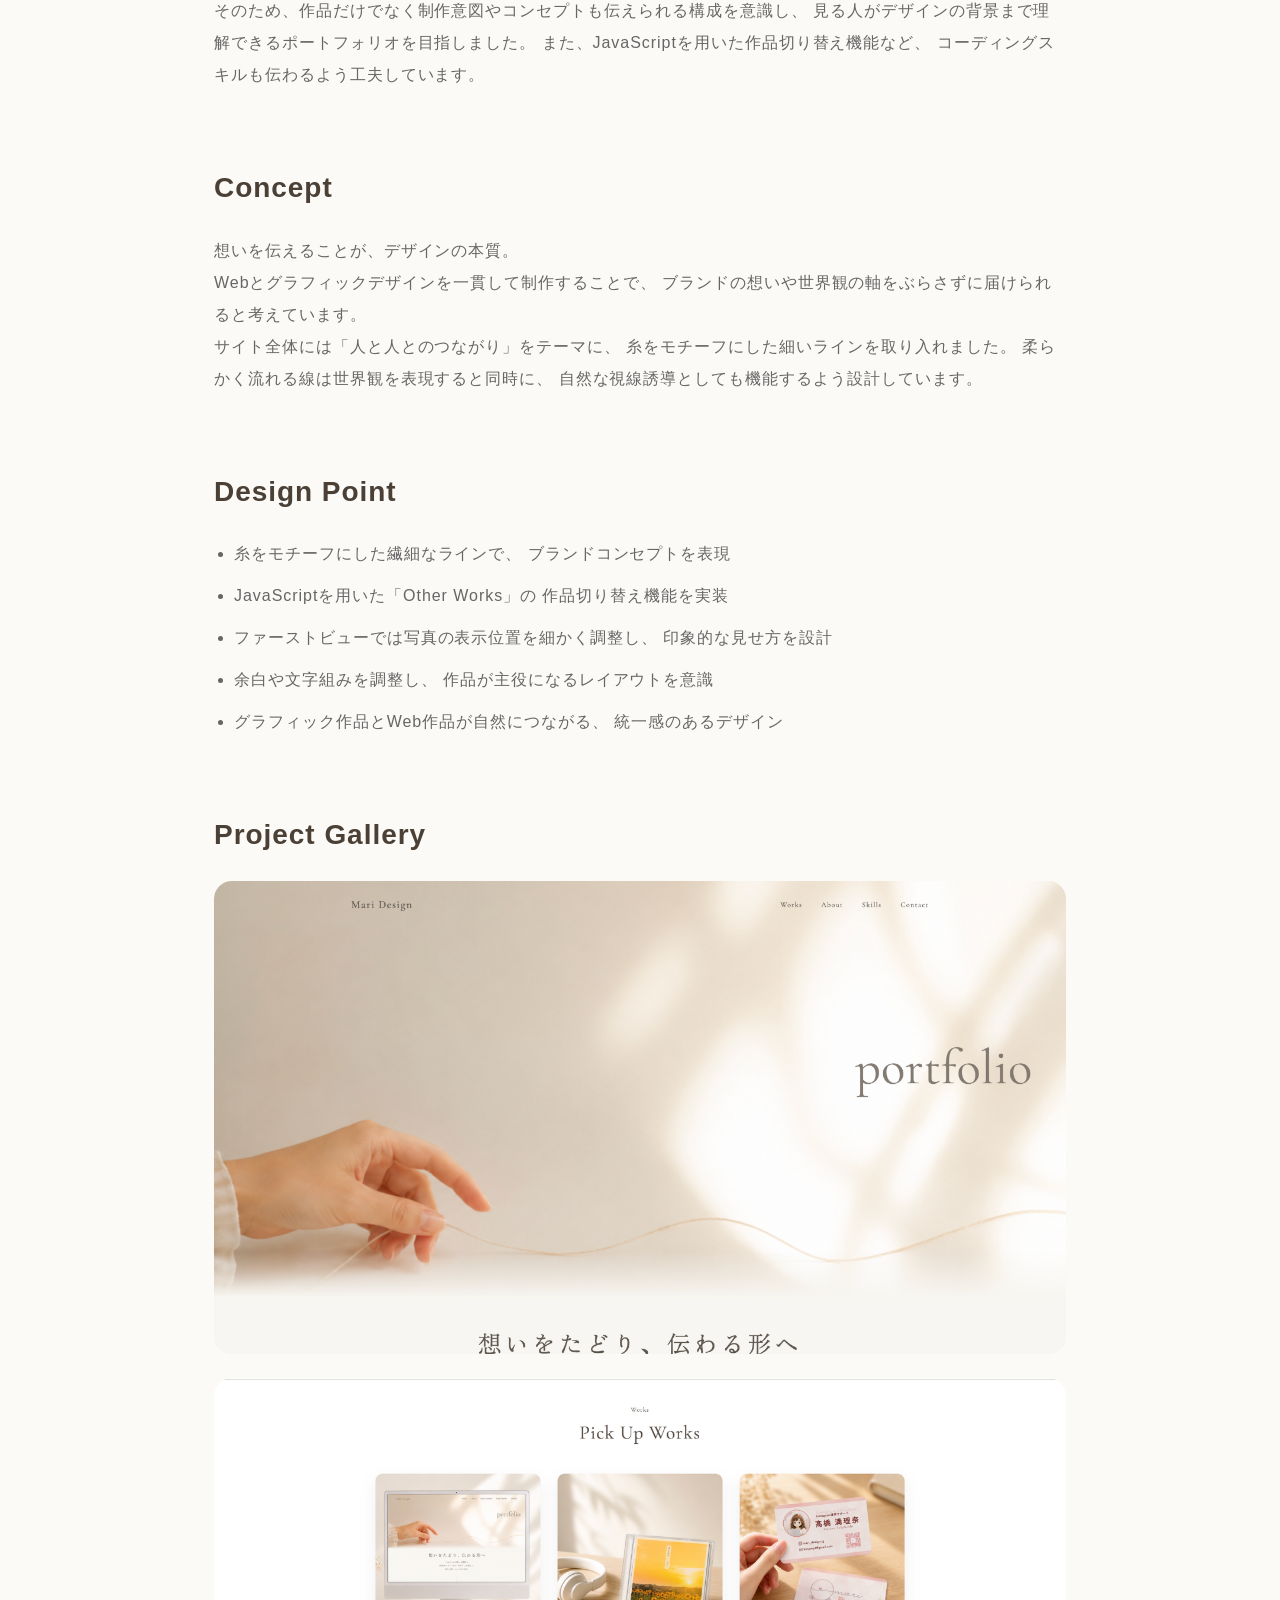
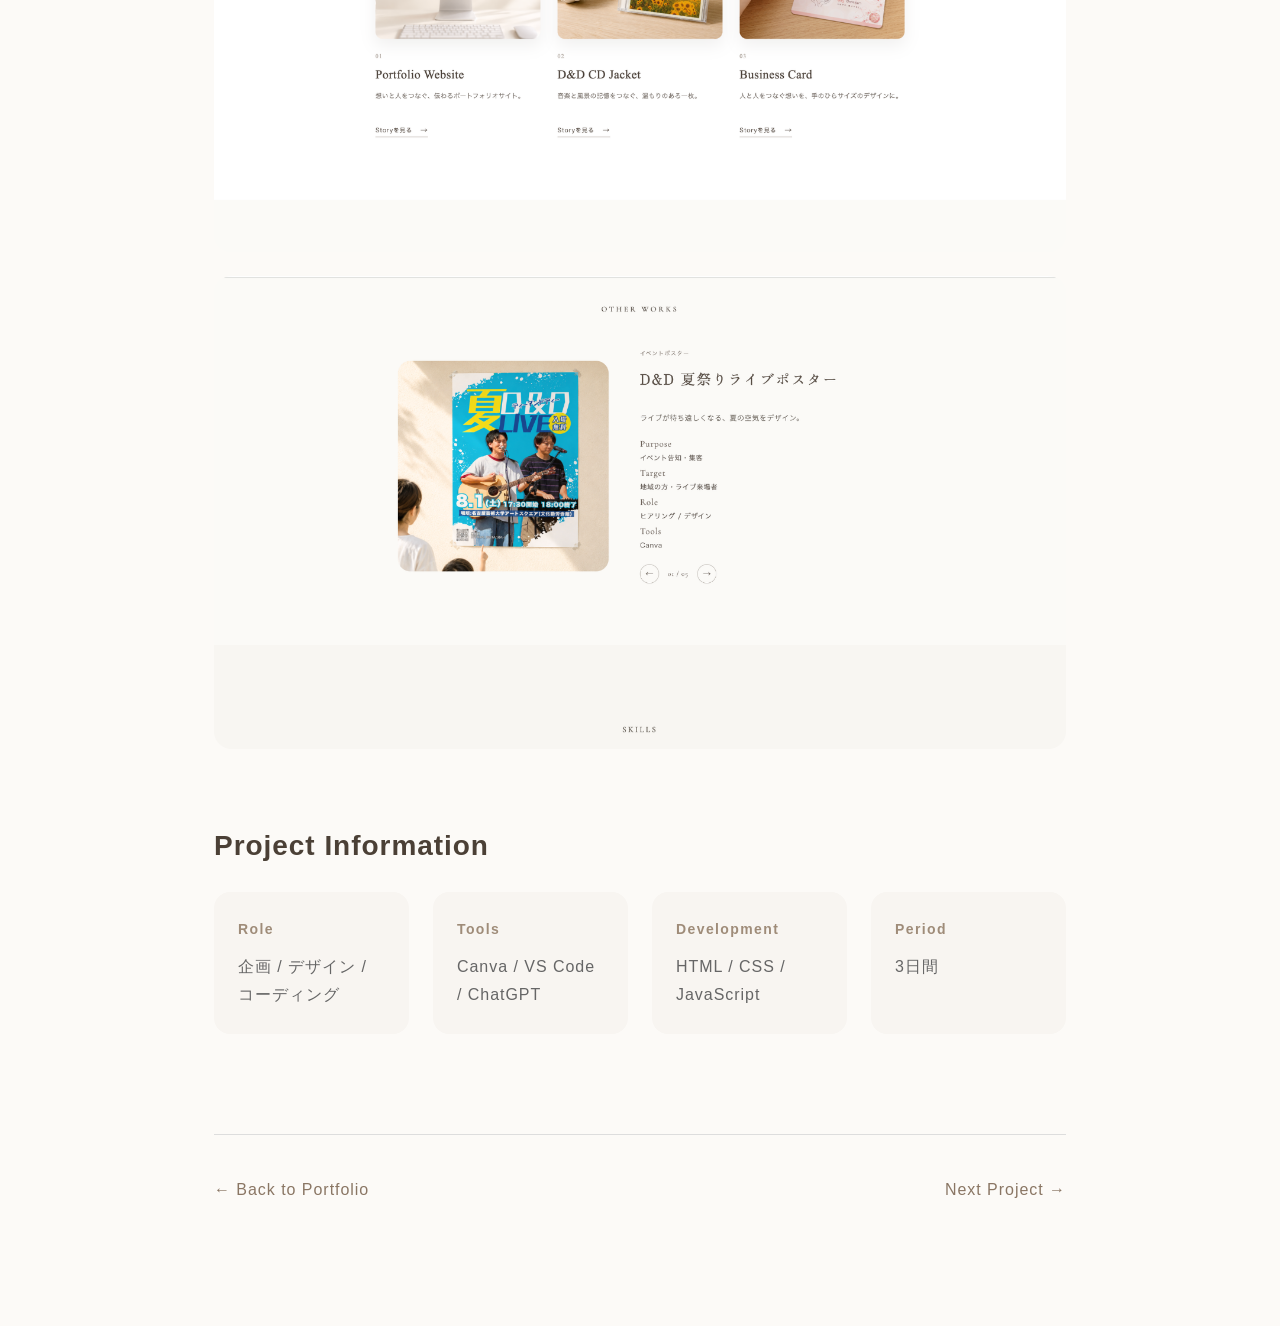
<file: portfolio-website.html>
<!DOCTYPE html>
<html lang="ja">
<head>
  <meta charset="UTF-8">
  <meta name="viewport" content="width=device-width, initial-scale=1.0">
  <title>Portfolio Website | Portfolio</title>

  <link rel="stylesheet" href="style.css">
</head>

<body>

  <main class="work-detail">

    <!-- Back -->
    <a href="index.html" class="back-link">← Back to Works</a>

    <!-- Hero -->
    <section class="detail-hero">

      <p class="detail-category">
        Web Design / Coding
      </p>

      <h1 class="detail-title">
        Portfolio Website
      </h1>

      <img
        src="images/portfolio-website.png"
        alt="Portfolio Website"
        class="detail-image">

    </section>

   <!-- Overview -->
<section class="detail-section">

  <h2>Overview</h2>

  <p>
    デザインからコーディングまで一貫して制作した、
    自身のポートフォリオWebサイトです。
  </p>

  <p>
    制作実績を掲載するだけではなく、
    作品に込めた意図や考え方まで伝わるポートフォリオを目指しました。
    グラフィックデザインとWebデザインを一つの世界観でまとめることで、
    自分らしい表現と制作姿勢が伝わる構成にしています。
  </p>

</section>


<!-- Challenge -->
<section class="detail-section">

  <h2>Challenge</h2>

  <p>
    一般的なポートフォリオは作品を並べるだけになりやすく、
    「なぜそのデザインにしたのか」
    「どのような考えで制作したのか」が
    伝わりにくいと感じていました。
  </p>

  <p>
    そのため、作品だけでなく制作意図やコンセプトも伝えられる構成を意識し、
    見る人がデザインの背景まで理解できるポートフォリオを目指しました。
    また、JavaScriptを用いた作品切り替え機能など、
    コーディングスキルも伝わるよう工夫しています。
  </p>

</section>


<!-- Concept -->
<section class="detail-section">

  <h2>Concept</h2>

  <p class="detail-lead">
    想いを伝えることが、デザインの本質。
  </p>

  <p>
    Webとグラフィックデザインを一貫して制作することで、
    ブランドの想いや世界観の軸をぶらさずに届けられると考えています。
  </p>

  <p>
    サイト全体には「人と人とのつながり」をテーマに、
    糸をモチーフにした細いラインを取り入れました。
    柔らかく流れる線は世界観を表現すると同時に、
    自然な視線誘導としても機能するよう設計しています。
  </p>

</section>


<!-- Design Point -->
<section class="detail-section">

  <h2>Design Point</h2>

  <ul class="detail-point-list">
    <li>
      糸をモチーフにした繊細なラインで、
      ブランドコンセプトを表現
    </li>

    <li>
      JavaScriptを用いた「Other Works」の
      作品切り替え機能を実装
    </li>

    <li>
      ファーストビューでは写真の表示位置を細かく調整し、
      印象的な見せ方を設計
    </li>

    <li>
      余白や文字組みを調整し、
      作品が主役になるレイアウトを意識
    </li>

    <li>
      グラフィック作品とWeb作品が自然につながる、
      統一感のあるデザイン
    </li>
  </ul>

</section>

<section class="detail-section">

  <h2>Project Gallery</h2>

  <div class="detail-gallery">

    <img
      src="images/portfolio-top.png"
      alt="ポートフォリオWebサイトのトップページ"
    >

    <img
      src="images/portfolio-pickup-works.png"
      alt="ポートフォリオWebサイトのPick Up Worksセクション"
    >

    <img
      src="images/portfolio-other-works.png"
      alt="ポートフォリオWebサイトのOther Worksセクション"
    >

  </div>

</section>

<!-- Project Information -->
<section class="detail-section">

  <h2>Project Information</h2>

  <div class="project-info">

    <div>
      <h3>Role</h3>
      <p>企画 / デザイン / コーディング</p>
    </div>

    <div>
      <h3>Tools</h3>
      <p>Canva / VS Code / ChatGPT</p>
    </div>

    <div>
      <h3>Development</h3>
      <p>HTML / CSS / JavaScript</p>
    </div>

    <div>
      <h3>Period</h3>
      <p>3日間</p>
    </div>

  </div>

</section>

    <!-- Navigation -->
    <section class="detail-navigation">

      <a href="index.html">← Back to Portfolio</a>

      <a href="dand-cd-jacket.html">
        Next Project →
      </a>

    </section>

  </main>

</body>
</html>
</file>
<file: style.css>
@charset "UTF-8";

/* ========================================
   Reset
======================================== */

*,
*::before,
*::after {
  box-sizing: border-box;
}

html {
  scroll-behavior: smooth;
}

body {
  margin: 0;
  color: #5f574f;
  background-color: #f8f6f1;
  font-family: "Noto Sans JP", sans-serif;
  font-size: 16px;
  font-weight: 300;
  line-height: 1.9;
  letter-spacing: 0.06em;
}

img {
  display: block;
  width: 100%;
  max-width: 100%;
  height: auto;
}

a {
  color: inherit;
  text-decoration: none;
}

ul,
ol {
  margin: 0;
  padding: 0;
  list-style: none;
}

h1,
h2,
h3,
p,
dl,
dt,
dd {
  margin: 0;
}

button,
input,
textarea {
  font: inherit;
}


/* ========================================
   Common
======================================== */

.container {
  width: min(1140px, calc(100% - 96px));
  margin-inline: auto;
}

.section {
  padding-block: 180px;
}

.section-heading {
  text-align: center;
  margin: 0 0 56px;
  font-family: "Zen Old Mincho", serif;
  font-size: clamp(32px, 3.2vw, 40px);
  font-weight: 400;
  line-height: 1.5;
  letter-spacing: 0.12em;
  color: #5f5750;
}

.section-label {
  margin-bottom: 24px;
  font-family: "Cormorant Garamond", serif;
  font-size: 18px;
  font-weight: 500;
  line-height: 1;
  letter-spacing: 0.22em;
  text-transform: uppercase;
}

.section-label--left {
  text-align: left;
  position: relative;
  display: inline-block;
}

.section-label--left::after {
    content: "";
    position: absolute;

    top: 50%;
    left: calc(100% + 32px);

    width: 420px;          /* ←日本語コピー終わりに合わせて調整 */
    height: 1px;

    background: #d8d1cb;   /* Worksの縦線と同色 */

    transform: scaleX(0);
    transform-origin: left;
}

@keyframes aboutLine {

    from{
        transform:scaleX(0);
    }

    to{
        transform:scaleX(1);
    }

}

.about.is-visible .section-label--left::after {
    animation: aboutLine 1.5s ease forwards;
}

/* =========================
   Pick Up Works以降の左右線
========================= */

.section-header {
  display: grid;
  grid-template-columns: 1fr auto 1fr;
  align-items: center;
  gap: 28px;

  width: min(1100px, calc(100% - 80px));
  margin: 0 auto 56px;
}

.section-header .section-label {
  margin: 0;
  white-space: nowrap;
  text-align: center;
}

.section-header__line {
  display: block;
  width: 100%;
  height: 1px;
  background-color: #d8d1cb;
  align-self:center;
  transform:translateY(-30px) scaleX(0);
  transform-origin: left center;
}

.section.is-visible .section-header__line--left {
  animation: sectionLineGrow 1.1s ease-out forwards;
}

.section.is-visible .section-header__line--right {
  animation: sectionLineGrow 1.1s ease-out 0.7s forwards;
}

@keyframes sectionLineGrow {
  from {
    transform:translateY(-30px) scaleX(0);
  }

  to {
    transform:translateY(-30px) scaleX(1);
  }
}


.section-title {
  font-family: "Zen Old Mincho", serif;
  font-size: clamp(28px, 2.6vw, 40px);
  font-weight: 400;
  letter-spacing: 0.12em;
  margin:0;
  line-height:1;

}

/* ===== Section heading / SP ===== */
@media (max-width: 768px) {

  .section-line-heading {
    justify-content: center;
  }

  .section-heading {
    text-align: center;
  }

  /* Aboutだけ現在の配置を維持 */
  .about .section-line-heading {
    justify-content: flex-start;
  }

  .about .section-heading {
    text-align: left;
  }

}

:root{
    --bg: #FCFAF7;
}

.hero{
    background:#FCFAF7;
}

.about{
    background: var(--bg);
}

.pickup-works{
    background: var(--bg);
}

.other-works{
    background: var(--bg);
}

.web-process{
    background: var(--bg);
}

.skills{
    background: var(--bg);
}

.contact{
    background: var(--bg);
}

/* 全体の背景色を統一 */
html,
body,
main,
.hero,
.about,
.pickup-works,
.web-process,
.sns,
.other-works,
.skills,
.contact {
  background-color: #fcfaf7 !important;
}

.section-title{
    font-family: "Cormorant Garamond", serif;
    font-size: 30px;
    font-weight: 400;
    letter-spacing: 0.5em;
    color: #5f5750;
    margin-bottom: 60px;
}

.section-heading{
    margin: 0 0 56px;
    font-family: "Zen Old Mincho", serif;
    font-size: clamp(32px, 3.2vw, 40px);
    font-weight: 400;
    line-height: 1.5;
    letter-spacing: 0.15em;
    color: #5f5750;
}

@media (max-width: 768px) {

  .section-heading {
    font-size: clamp(20px, 5.2vw, 26px);
    line-height: 1.5;
    letter-spacing: 0.08em;

    white-space: nowrap;
  }

}
@media (max-width: 768px) {

  /* ABOUT */
  .about__title.section-heading {
    font-size: 20px;
    line-height: 1.5;
    letter-spacing: 0.05em;
    white-space: nowrap;
  }

  /* PICK UP WORKS */
.pickup-works .section-heading {
  font-size: 18px;
  line-height: 1.5;
  letter-spacing: 0.03em;
  white-space: nowrap;
}

  /* WEB DESIGN */
  .web-process .section-heading {
    font-size: 14px;
    line-height: 1.5;
    letter-spacing: 0.03em;
    white-space: nowrap;
  }

}
/* ========================================
   SECTION LINE HEADING
======================================== */

.section-line-heading {
  width: min(1100px, calc(100% - 80px));
  margin: 0 auto 56px;

  display: grid;
  grid-template-columns: 1fr auto 1fr;
  align-items: center;

  gap: 28px;
}


/* 英字ラベル */
.section-line-heading__label {
  margin: 0;
  padding: 0;

  font-family: "Cormorant Garamond", serif;
  font-size: 30px;
  font-weight: 400;
  line-height: 1;

  letter-spacing: 0.5em;

  color: #5f5750;

  white-space: nowrap;
  text-align: center;
}

@media (max-width: 768px) {

  .section-line-heading {
    width: calc(100% - 40px);
    margin: 0 auto 40px;

    grid-template-columns: minmax(24px, 1fr) auto minmax(24px, 1fr);

    gap: 12px;
  }

  .section-line-heading__label {
    font-size: 18px;
    letter-spacing: 0.18em;
    white-space: nowrap;
  }

}

/* 線 */
.section-line-heading__line {
  display: block;

  width: 100%;
  height: 1px;

  background-color: #d8d1cb;

  transform: scaleX(0);
  transform-origin: left center;
}


/* 左線 */
.section-line-heading.is-visible
.section-line-heading__line--left {
  animation: sectionHeadingLine 1.1s ease-out forwards;
}


/* 右線 */
.section-line-heading.is-visible
.section-line-heading__line--right {
  animation: sectionHeadingLine 1.1s ease-out 0.55s forwards;
}


@keyframes sectionHeadingLine {
  from {
    transform: scaleX(0);
  }

  to {
    transform: scaleX(1);
  }
}


/* ABOUTだけ右線 */
.section-line-heading--right-only {
  grid-template-columns: auto 1fr;
}

.section-line-heading--right-only
.section-line-heading__line--left {
  display: none;
}

@media (max-width: 768px) {
  .section-label.section-title {
    font-size: 16px;
    line-height: 1;
    letter-spacing: 0.12em;
    white-space: nowrap;
  }

  .section-line-heading--right-only {
    grid-template-columns: auto 1fr;
  }

}

/* ========================================
   Header
======================================== */

.header {
  position: absolute;
  z-index: 10;
  top: 0;
  left: 0;
  width: 100%;
}

.header__inner {
  display: flex;
  align-items: center;
  justify-content: space-between;
  width: 100%;
  margin: 0;
  padding: 32px 80px;
}


.header__logo {
  font-family: "Cormorant Garamond", serif;
  font-size: 24px;
  font-weight: 500;
  letter-spacing: 0.08em;
  transition: opacity 0.3s ease;
}

.header__logo:hover {
  opacity: 0.65;
}

.header__nav-list {
  display: flex;
  gap: 42px;
}

.header__nav-link {
  position: relative;
  display: inline-block;
  font-family: "Cormorant Garamond", serif;
  font-size: 16px;
  letter-spacing: 0.1em;
}

.header__nav-link::after {
  position: absolute;
  bottom: -8px;
  left: 0;
  width: 0;
  height: 1px;
  background-color: #5f574f;
  content: "";
  transition: width 0.3s ease;
}

.header__nav-link:hover::after {
  width: 100%;
}

.menu-button {
  display: none;
}

@media (max-width: 768px) {
  .header {
    position: absolute;
    top: 0;
    left: 0;
    width: 100%;
    z-index: 20;
  }

  .header__inner {
    display: flex;
    justify-content: space-between;
    align-items: center;
    padding: 20px;
  }

  .header__nav {
    position: fixed;
    inset: 0;

    display: flex;
    align-items: center;
    justify-content: center;

    background: rgba(248, 246, 241, 0.97);

    opacity: 0;
    visibility: hidden;
    pointer-events: none;

    transition:
      opacity 0.3s ease,
      visibility 0.3s ease;

    z-index: 15;
  }

  .header__nav.is-open {
    opacity: 1;
    visibility: visible;
    pointer-events: auto;
  }

  .header__nav-list {
    display: flex;
    flex-direction: column;
    align-items: center;
    gap: 32px;
  }

  .header__nav-link {
    font-size: 24px;
  }

  .menu-button {
    position: absolute;
    top: 22px;
    right: 5px;

    display: flex;
    flex-direction: column;
    justify-content: space-between;

    width: 32px;
    height: 24px;

    padding: 0;
    border: 0;
    background: transparent;

    z-index: 20;
  }

  .menu-button span {
    display: block;
    width: 100%;
    height: 1px;
    background: #5f5750;
  }
}

/* ========================================
   Hero
======================================== */

.hero__visual {
  position: relative;
}

.hero__visual::after {
    content: "";
    position: absolute;
    inset: auto 0 0 0;
    height: 100px;
    background: linear-gradient(
        to bottom,
        rgba(248, 246, 241, 0),
        #fcfaf7 100%
    );
    pointer-events: none;
}

.hero__image {
    width: 100%;
    height: 100%;
    object-fit: cover;
    object-position: center 100%;
}

@media (max-width: 768px) {
  .hero__image {
    object-position: 35% 100%;
  }
}

.hero__portfolio {
    position: absolute;
    top: 45%;
    right: 80px;
    transform: translateY(-50%);
    margin: 0;

    font-family: "Cormorant Garamond", serif;
    font-size: clamp(64px, 7vw, 110px);
    font-weight: 400;
    line-height: 1;
    color: #827a72;
    z-index: 2;

    /* アニメーション */
    opacity: 0;
    letter-spacing: .25em;
    animation: portfolioFade 1.5s ease-out .6s forwards;
}
@keyframes portfolioFade {
    from {
        opacity: 0;
        transform: translateY(calc(-50% + 12px));
        letter-spacing: .35em;
    }

    to {
        opacity: 1;
        transform: translateY(-50%);
        letter-spacing: .10em;
    }
}

.hero__content {
    position: relative;
    width: min(900px, calc(100% - 96px));
    margin: 60px auto 0;
    text-align: center;
}

.hero__text {
  margin-top: 42px;
  font-size: 16px;
  line-height: 2.2;
  letter-spacing: 0.12em;
}

.hero__scroll {
  display: inline-flex;
  flex-direction: column;
  align-items: center;
  margin-top: 76px;
  cursor: pointer;
  text-decoration: none;
  color: inherit;
}

.hero__scroll-line {
  display: block;
  width: 1px;
  height: 110px;
  margin-bottom: 18px;
  background-color: #9c9289;
  transition: height 0.4s ease;
}

.hero__scroll-text {
  font-family: "Cormorant Garamond", serif;
  font-size: 20px;
  letter-spacing: 0.15em;

  opacity: 0;
  transform: translateY(8px);

  transition:
    opacity 0.4s ease,
    transform 0.4s ease;
}

.hero__scroll:hover .hero__scroll-line {
  height: 130px;
}

.hero__scroll:hover .hero__scroll-text {
  opacity: 1;
  transform: translateY(0);
}

/* スマホでは常に表示 */
@media (max-width: 768px) {
  .hero__scroll-text {
    opacity: 1;
    transform: none;
  }
}
/* ========================================
   Hero → Works → About bridge
========================================= */

.hero__works-bridge {
  display: flex;
  flex-direction: column;
  align-items: center;

  width: 100%;
  margin-top: 70px;

  overflow: visible;
}

/* 縦線共通 */
.hero__works-line {
  display: block;
  width: 1px;
  height: 88px;

  background-color: rgba(126, 113, 103, 0.5);

  transform: scaleY(0);
  opacity: 0;
}

/* 上の線は上から下へ伸びる */
.hero__works-line--top {
  transform-origin: top;
}

/* 下の線も上から下へ伸びる */
.hero__works-line--bottom {
  transform-origin: top;
}

/* Works */
.hero__works-link {
  display: inline-block; 
  margin: 18px 0;
  text-decoration: none;
  opacity: 0;
  transform: translateY(10px);
  transition: opacity 0.3s ease;
}

.hero__works-link:hover {
  opacity: 0.65;
}

/* Worksホバー時拡大 */
.hero__works-text {
  display: inline-block;
  transition: transform 0.3s ease;
}

.hero__works-link:hover .hero__works-text {
  transform: scale(1.08);
}
/* 表示アニメーション */
.hero__works-bridge.is-visible .hero__works-line--top {
  animation: bridgeLineGrow 0.8s ease-out forwards;
}

.hero__works-bridge.is-visible .hero__works-link {
  animation: bridgeTextFade 0.7s ease-out 0.65s forwards;
}

.hero__works-bridge.is-visible .hero__works-line--bottom {
  animation: bridgeLineGrow 0.9s ease-out 1.25s forwards;
}

@keyframes bridgeLineGrow {
  from {
    opacity: 0;
    transform: scaleY(0);
  }

  to {
    opacity: 1;
    transform: scaleY(1);
  }
}

@keyframes bridgeTextFade {
  from {
    opacity: 0;
    transform: translateY(10px);
    letter-spacing: 0.3em;
  }

  to {
    opacity: 1;
    transform: translateY(0);
    letter-spacing: 0.22em;
  }
}

/* =========================
   ABOUT
========================= */

.about {
  position: relative;
  padding: 180px 0;
  background-color: #fbfaf7;
  overflow: hidden;
}

.about__inner {
  position: relative;
  min-height: 600px;
}

.about__content {
  position: relative;
  z-index: 2;
  width: 52%;
  padding-top: 40px;
}

.about__title {
  white-space: nowrap;
}

.about__text {
  display: grid;
  gap: 28px;
  font-size: 15px;
  line-height: 2.15;
  letter-spacing: 0.09em;
}

.about__text p {
  margin: 0;
}

.about__image-wrapper {
  position: absolute;
  z-index: 1;
  top: 50%;
  left: 36%;
  width: 72%;
  transform: translateY(-50%);
}

.about__image {
  display: block;
  width: 100%;
  height: auto;
  border-radius: 18px;
}

/* ========================================
   ABOUT - Mobile
======================================== */

@media (max-width: 768px) {

  /* セクション全体を背景画像にする */
  .about {
    position: relative;
    padding: 90px 24px;
    min-height: 650px;

    background-image:
  linear-gradient(
    to bottom,

    #fcfaf7 0%,
    #fcfaf7 4%,
    rgba(252, 250, 247, 0.95) 7%,
    rgba(252, 250, 247, 0.65) 11%,
    rgba(252, 250, 247, 0.25) 15%,
    rgba(252, 250, 247, 0) 20%,

    rgba(252, 250, 247, 0) 80%,
    rgba(252, 250, 247, 0.25) 85%,
    rgba(252, 250, 247, 0.65) 89%,
    rgba(252, 250, 247, 0.95) 93%,
    #fcfaf7 96%,
    #fcfaf7 100%
    ),
    url("images/about.png");

    background-color: #fcfaf7;
    background-repeat: no-repeat;
    background-size: 200% auto;
    background-position: 35% center;

    /* セクション位置調整 */
    transform: translateY(-70px);
  }

  /* PC用のimgはスマホでは非表示 */
  .about__image-wrapper {
    display: none;
  }

  /* 中身 */
  .about__inner {
    display: block;
    width: 100%;
    min-height: auto;
    margin: 0;
  }

  .about__content {
    position: relative;
    z-index: 2;

    width: 100%;
    max-width: none;
    margin: 0;
    transform: translateY(-45px);
  }

  /* ABOUT + 右線 */
.about .section-label--left {
  display: flex;
  align-items: center;
  gap: 24px;

  width: 100%;
  margin: 0 0 28px;

  /* 他の英字見出しに合わせる */
  font-size: 16px;
  line-height: 1;
  letter-spacing: 0.12em;
  white-space: nowrap;
}

.about .section-label--left::after {
  content: "";
  display: block;

  /* 残った横幅いっぱいに線を伸ばす */
  flex: 1 1 auto;
  min-width: 0;

  height: 1px;
  background-color: rgba(126, 113, 103, 0.35);
}

  /* 日本語見出し */
  .about__title {
    margin: 0 0 38px;

    font-size: 20px;
    line-height: 1.5;
    letter-spacing: 0.05em;

    white-space: nowrap;
  }

  /* 本文 */
  .about__text {
    display: grid;
    gap: 24px;

    font-size: 12px;
    line-height: 2;
    letter-spacing: 0.04em;
  }

  .about__text p {
    margin: 0;
  }

}

@media (max-width: 768px) {

  .about .section-label--left {
    display: flex !important;
    align-items: center !important;
    width: 100% !important;
    gap: 18px !important;
  }

  .about .section-label--left::after {
    content: "" !important;
    display: block !important;

    flex: 1 1 0 !important;
    width: auto !important;
    max-width: none !important;
    min-width: 80px !important;

    height: 1px !important;

    position: static !important;
    transform: none !important;

    background-color: rgba(126, 113, 103, 0.45) !important;
  }

}

/* ========================================
   Pick Up Works
======================================== */

.pickup-works {
  padding: 120px 40px 140px;
  background-color: #fff;
}

.pickup-works__inner {
  width: min(1180px, 100%);
  margin: 0 auto;
}


/* Section heading
---------------------------------------- */

.pickup-works__heading {
  margin-bottom: 64px;
  text-align: center;
}


/* Three-column layout
---------------------------------------- */

.pickup-works__list {
  display: grid;
  grid-template-columns: repeat(3, minmax(0, 1fr));
  gap: 38px;
}


/* Card
---------------------------------------- */

.pickup-work-card {
  min-width: 0;
}

.pickup-work-card__image,
.pickup-work-card__placeholder {
  width: 100%;
  aspect-ratio: 1 / 1;
  overflow: hidden;
  border-radius: 16px;
  background-color: #f8f5f1;
  box-shadow:
    0 14px 35px rgba(75, 63, 53, 0.08);
}

.pickup-work-card__image img {
  display: block;
  width: 100%;
  height: 100%;
  object-fit: cover;
  transition:
    transform 0.55s ease,
    filter 0.55s ease;
}

.pickup-work-card:hover .pickup-work-card__image img {
  transform: scale(1.035);
}


/* Website placeholder
---------------------------------------- */

.pickup-work-card__placeholder {
  display: flex;
  flex-direction: column;
  align-items: center;
  justify-content: center;
  border: 1px solid #eee8e2;
  color: #968b83;
  background:
    linear-gradient(
      145deg,
      #faf8f5 0%,
      #f3eee9 100%
    );
}

.pickup-work-card__placeholder span {
  font-family:
    "Times New Roman",
    "Yu Mincho",
    serif;
  font-size: 22px;
  letter-spacing: 0.08em;
}

.pickup-work-card__placeholder small {
  margin-top: 10px;
  font-family:
    "Helvetica Neue",
    Arial,
    sans-serif;
  font-size: 11px;
  letter-spacing: 0.18em;
  text-transform: uppercase;
}


/* Card text
---------------------------------------- */

.pickup-work-card__body {
  padding-top: 26px;
}

.pickup-work-card__number {
  margin: 0 0 10px;
  color: #aaa098;
  font-family:
    "Times New Roman",
    serif;
  font-size: 13px;
  letter-spacing: 0.12em;
}

.pickup-work-card__title {
  margin: 0;
  color: #4d433c;
  font-family:
    "Times New Roman",
    "Yu Mincho",
    "Hiragino Mincho ProN",
    serif;
  font-size: clamp(21px, 1.8vw, 27px);
  font-weight: 400;
  line-height: 1.4;
  letter-spacing: 0.02em;
}

.pickup-work-card__copy {
  min-height: 58px;
  margin: 15px 0 0;
  color: #766d67;
  font-family:
    "Yu Gothic",
    "Hiragino Kaku Gothic ProN",
    sans-serif;
  font-size: 14px;
  font-weight: 400;
  line-height: 2;
  letter-spacing: 0.04em;
}


/* Story link
---------------------------------------- */

.pickup-work-card__link {
  display: inline-flex;
  align-items: center;
  gap: 18px;
  margin-top: 24px;
  padding-bottom: 7px;
  border-bottom: 1px solid #9b8d84;
  color: #5c514a;
  font-family:
    "Yu Gothic",
    "Hiragino Kaku Gothic ProN",
    sans-serif;
  font-size: 13px;
  line-height: 1;
  letter-spacing: 0.08em;
  text-decoration: none;
  transition:
    color 0.3s ease,
    border-color 0.3s ease;
}

.pickup-work-card__arrow {
  display: inline-block;
  font-size: 16px;
  transition: transform 0.3s ease;
}

.pickup-work-card__link:hover {
  color: #b77d72;
  border-color: #b77d72;
}

.pickup-work-card__link:hover .pickup-work-card__arrow {
  transform: translateX(5px);
}


/* Tablet
---------------------------------------- */

@media (max-width: 960px) {
  .pickup-works {
    padding: 100px 30px 120px;
  }

  .pickup-works__list {
    gap: 26px;
  }

  .pickup-work-card__copy {
    min-height: 84px;
  }
}


/* Smartphone
---------------------------------------- */

@media (max-width: 720px) {
  .pickup-works {
    padding: 80px 22px 100px;
  }

  .pickup-works__heading {
    margin-bottom: 44px;
  }

  .pickup-works__list {
    display: flex;
    gap: 0;

    overflow-x: auto;
    scroll-snap-type: x mandatory;

    padding-bottom: 12px;

    -webkit-overflow-scrolling: touch;
    scrollbar-width: none;
  }

  .pickup-works__list::-webkit-scrollbar {
    display: none;
  }

  .pickup-work-card {
    flex: 0 0 65%;
    max-width: none;
    margin: 0 20px;

    scroll-snap-align: center;
  }

  .pickup-work-card__body {
    padding-top: 22px;
  }

  .pickup-work-card__copy {
    min-height: auto;
  }
}
/* ========================================
   Web Design Process
========================================= */

.web-process {
  position: relative;
  padding: 130px 40px 150px;
  overflow: hidden;
  background-color: #fbfaf7;
}

.web-process__inner {
  width: min(1080px, 100%);
  margin: 0 auto;
}

.web-process__heading {
  margin-bottom: 88px;
  text-align: center;
}

.web-process__grid {
  display: grid;
  grid-template-columns: repeat(3, minmax(0, 1fr));
  column-gap: 72px;
  row-gap: 30px;
}

.web-process__item {
  position: relative;
  min-width: 0;
  text-align: center;
}

.web-process__english {
  position: relative;
  z-index: 2;
  margin: 0 0 18px;
  color: #655b54;
  font-family: "Cormorant Garamond", serif;
  font-size: 14px;
  font-weight: 500;
  line-height: 1;
  letter-spacing: 0.08em;
}

.web-process__title-area {
  position: relative;
  display: inline-flex;
  align-items: flex-end;
  justify-content: center;
  min-height: 36px;
}

.web-process__title {
  position: relative;
  z-index: 2;
  margin: 0;
  color: #514943;
  font-family:
    "Zen Old Mincho",
    "Yu Mincho",
    "Hiragino Mincho ProN",
    serif;
  font-size: 19px;
  font-weight: 400;
  line-height: 1.5;
  letter-spacing: 0.08em;
}

.web-process__number {
  position: absolute;
  right: -48px;
  bottom: -6px;
  z-index: 1;

  color: rgba(123, 110, 101, 0.16);
  font-family: "Cormorant Garamond", serif;
  font-size: 78px;
  font-weight: 300;
  line-height: 1;
  letter-spacing: -0.05em;
  pointer-events: none;

  opacity: 0;
  transform: translateX(40px);
}

.web-process__item.is-visible .web-process__number {
  animation: processNumberFade 2.0s cubic-bezier(.22, 1, .36, 1) forwards;
}

@keyframes processNumberFade {
  from {
    opacity: 0;
    transform: translateX(40px);
    filter: blur(4px);
  }

  to {
    opacity: 1;
    transform: translateX(0);
    filter: blur(0);
  }
}

.web-process__item:nth-child(1).is-visible .web-process__number {
  animation-delay: 0.1s;
}

.web-process__item:nth-child(2).is-visible .web-process__number {
  animation-delay: 0.35s;
}

.web-process__item:nth-child(3).is-visible .web-process__number {
  animation-delay: 0.6s;
}

.web-process__item:nth-child(4).is-visible .web-process__number {
  animation-delay: 0.85s;
}

.web-process__item:nth-child(5).is-visible .web-process__number {
  animation-delay: 1.1s;
}

.web-process__item:nth-child(6).is-visible .web-process__number {
  animation-delay: 1.35s;
}

.web-process__line{
  display:block;
  width:100%;
  max-width:215px;
  height:1px;
  margin:10px auto 12px;

  background-image: repeating-linear-gradient(
    to right,
    rgba(115,103,94,.38) 0,
    rgba(115,103,94,.38) 2px,
    transparent 2px,
    transparent 5px
  );

  background-size:7px 1px;
  animation:web-process-stitch 2.6s linear infinite;
}

@keyframes web-process-stitch {
  from {
    background-position: 0 0;
  }

  to {
    background-position: 21px 0;
  }
}

.web-process__text {
  margin: 0;
  color: #746b64;
  font-family:
    "Yu Gothic",
    "Hiragino Kaku Gothic ProN",
    sans-serif;
  font-size: 12px;
  font-weight: 400;
  line-height: 1.9;
  letter-spacing: 0.04em;
}



/* タブレット */
@media (max-width: 900px) {
  .web-process__grid {
    grid-template-columns: repeat(2, minmax(0, 1fr));
    column-gap: 52px;
  }
}

/* スマホ */
@media (max-width: 768px) {
  .web-process {
    padding: 95px 24px 120px;
  }

  .web-process__heading {
    margin-bottom: 58px;
  }

  .web-process__label {
    font-size: 14px;
    letter-spacing: 0.26em;
  }

  .web-process__main-title {
    font-size: clamp(27px, 7.5vw, 34px);
    line-height: 1.7;
    letter-spacing: 0.07em;
  }

  .web-process__grid {
    display: flex;
    gap: 32px;

    overflow-x: auto;
    overflow-y: hidden;

    scroll-snap-type: x mandatory;
    -webkit-overflow-scrolling: touch;

    padding-inline: 11%;
    scroll-padding-inline: 11%;
  }

  .web-process__item {
    flex: 0 0 78%;
    scroll-snap-align: center;
  }

  .web-process__english {
    font-size: 13px;
  }

  .web-process__title {
    font-size: 18px;
  }

  .web-process__number {
    right: -38px;
    font-size: 68px;
  }

 .web-process__line {
  display: block;
  width: calc(100% + 32px);
  max-width: none;
  height: 1px;
  margin: 16px 0 16px;

  background-image: repeating-linear-gradient(
    to right,
    rgba(115, 103, 94, 0.38) 0,
    rgba(115, 103, 94, 0.38) 2px,
    transparent 2px,
    transparent 6px
  );

  background-size: 24px 1px;
  animation: web-process-stitch 2.6s linear infinite;
}

.web-process__item:last-child .web-process__line {
  width: 100%;
}

  .web-process__text {
    font-size: 12px;
    line-height: 1.9;
  }

}

/* ========================================
   SNS Design & Operation
======================================== */

.sns {
  background-color: #f8f6f1;
}

.sns__inner {
  display: grid;
  grid-template-columns: 0.7fr 1.3fr;
  align-items: center;
  gap: clamp(48px, 6vw, 90px);

}

@media (max-width: 768px) {
  .sns .section-heading {
    width: 100%;
    max-width: 100%;
    margin-left: auto;
    margin-right: auto;

    font-size: clamp(14px, 4vw, 18px);
    line-height: 1.5;
    letter-spacing: 0.03em;

    white-space: nowrap;
    text-align: center;

    box-sizing: border-box;
  }

  .sns__inner {
    display: flex;
    flex-direction: column;
    align-items: stretch;

    gap: 40px;
    width: 100%;
  }

  .sns__gallery {
    order: 1;

    width: 100%;
    margin: 0;

    display: grid !important;
    grid-template-columns: repeat(3, 1fr);
    gap: 8px;

    overflow: hidden;

    padding: 0 16px;

    box-sizing: border-box;
  }

  .sns__content {
    order: 2;
    width: 100%;
  }

  .sns__gallery > a {
    min-width: 0;

    transition:
      transform 2s cubic-bezier(.22, 1, .36, 1);
  }

  .sns__gallery .sns__image {
    width: 100%;
    height: auto;
    display: block;
  }

  /* ほどけた後は横一列 */
  .sns__gallery.is-unravelled {
    display: flex !important;
    flex-wrap: nowrap;

    gap: 16px;

    overflow-x: auto;
    overflow-y: hidden;

    scroll-snap-type: x mandatory;
    -webkit-overflow-scrolling: touch;

    padding-inline: 11%;
    scroll-padding-inline: 11%;
  }

  .sns__gallery.is-unravelled > a {
    flex: 0 0 72%;
    scroll-snap-align: center;
  }
}

/* ========================================
   SNS SLIDER
======================================== */

.sns__content {
  position: relative;
}


/* スライドを表示するエリア */
.sns-slides {
  position: relative;
  min-height: 520px;
}


/* 各スライド */
.sns-slide {
  position: absolute;
  inset: 0;

  opacity: 0;
  visibility: hidden;

  transform: translateX(18px);

  transition:
    opacity 0.7s ease,
    transform 0.7s ease,
    visibility 0.7s ease;
}


/* 表示中のスライド */
.sns-slide.is-active {
  opacity: 1;
  visibility: visible;

  transform: translateX(0);
}

/* ========================================
   SNS SLIDER TYPOGRAPHY
======================================== */

/* スライド全体 */
.sns-slide {
  color: #655b54;
}


/* 英字の小見出し
   Instagram design / Post design / Operation など */
.sns-slide__eyebrow,
.sns-slide__label {
  font-family: "Cormorant Garamond", serif;
  font-size: 16px;
  font-weight: 400;
  line-height: 1.2;
  letter-spacing: 0.08em;
}


/* 各スライドのメインタイトル */
.sns-slide h3 {
  margin-top: 10px;
  margin-bottom: 12px;

  font-size: 18px;
  font-weight: 600;
  line-height: 1.6;
  letter-spacing: 0.04em;
}


/* 通常本文 */
.sns-slide p {
  line-height: 1.9;
}


/* 03：最初の説明文 */
.sns-slide__lead {
  margin-bottom: 46px;
  font-size: 14px;
  line-height: 2;
  letter-spacing: 0.05em;
}


/* 03：Purpose / Target / Analysis */
.sns-process {
  gap: 30px;
}

.sns-process__label {
  margin-bottom: 7px;

  font-family: "Cormorant Garamond", serif;
  font-size: 16px;
  letter-spacing: 0.08em;
}

.sns-process__text {
  font-size: 13px;
  line-height: 1.9;
  letter-spacing: 0.03em;
}


/* ========================================
   SNS SLIDER INDICATOR
======================================== */

.sns-slider__indicator {
  width: 100%;

  display: flex;
  align-items: center;
  justify-content: center;

  gap: 11px;

  margin-top: 48px;
}


/* 01 / 03 */
.sns-slider__indicator-number {
  font-family: "Cormorant Garamond", serif;
  font-size: 13px;
  line-height: 1;
  letter-spacing: 0.08em;
}


/* 小さい丸 */
.sns-slider__dot {
  width: 5px;
  height: 5px;
}


/* アクティブの横線 */
.sns-slider__bar {
  width: 44px;
  height: 1px;
}

/* ========================================
   INDICATOR
======================================== */

.sns-slider__indicator {
  display: flex;
  align-items: center;
  justify-content: center;

  width: 100%;
  gap: 16px;

  margin-top: 150px;
}


/* 01 / 03 */
.sns-slider__number {
  font-family: "Cormorant Garamond", serif;
  font-size: 15px;
  font-weight: 400;
  line-height: 1;

  letter-spacing: 0.1em;
  color: #8c8179;
}


/* ドット全体 */
.sns-slider__dots {
  display: flex;
  align-items: center;
  justify-content: center;

  gap: 10px;
}


/* 通常の ○ */
.sns-slider__dot {
  display: block;

  width: 5px;
  height: 5px;

  padding: 0;
  border: 0;
  border-radius: 50%;

  background-color: #cfc7c1;

  cursor: pointer;

  transition:
    width 0.5s ease,
    height 0.5s ease,
    border-radius 0.5s ease,
    background-color 0.5s ease;
}


/* 表示中 ━━━━━ */
.sns-slider__dot.is-active {
  width: 52px;
  height: 1px;

  border-radius: 0;
  background-color: #8c8179;
}

/* ========================================
   SNS PROCESS SLIDE
======================================== */

.sns-slide__lead {
  margin: 0 0 54px;

  font-size: 15px;
  line-height: 2;
  letter-spacing: 0.08em;

  color: #5f5750;
}


/* Process 全体 */
.sns-process {
  display: flex;
  flex-direction: column;
  gap: 36px;
}


/* 1項目 */
.sns-process__item {
  display: grid;
  grid-template-columns: 1px 1fr;
  column-gap: 24px;
}


/* 縦線 */
.sns-process__line {
  display: block;

  width: 1px;
  height: 100%;

  min-height: 82px;

  background-color: #d8d1cb;

  transform: scaleY(0);
  transform-origin: top;
}


/* 文字部分 */
.sns-process__body {
  padding-top: 0;
}

.sns-process__label {
  margin: 0 0 8px;

  font-family: "Cormorant Garamond", serif;
  font-size: 16px;
  font-weight: 400;

  letter-spacing: 0.08em;

  color: #6f625a;
}

.sns-process__text {
  margin: 0;

  font-size: 13px;
  line-height: 1.9;
  letter-spacing: 0.04em;

  color: #746b64;
}


/* ========================================
   LINE ANIMATION
======================================== */
/* 1本目 */
.sns-slide.is-active
.sns-process__item:nth-child(1)
.sns-process__line {
  animation: snsProcessLine 0.7s ease-out forwards;
}

/* 2本目 */
.sns-slide.is-active
.sns-process__item:nth-child(2)
.sns-process__line {
  animation: snsProcessLine 0.7s ease-out 0.35s forwards;
}

/* 3本目 */
.sns-slide.is-active
.sns-process__item:nth-child(3)
.sns-process__line {
  animation: snsProcessLine 0.7s ease-out 0.7s forwards;
}

@keyframes snsProcessLine {
  from {
    transform: scaleY(0);
  }

  to {
    transform: scaleY(1);
  }
}

.sns__lead {
  margin-bottom: 56px;
  font-family: "Zen Old Mincho", serif;
  font-size: 17px;
  line-height: 2;
  letter-spacing: 0.1em;
}

.sns__list {
    display: grid;
    gap: 70px;
}

.sns__item {
  position: relative;
  padding-left: 28px;
}

.sns__item::before {
  position: absolute;
  top: 6px;
  left: 0;
  width: 1px;
  height: calc(100% + 24px);
  background-image: repeating-linear-gradient(
    to bottom,
    #aa9e93 0,
    #aa9e93 5px,
    transparent 5px,
    transparent 11px
  );
  content: "";
}

.sns__item:last-child::before {
  height: 100%;
}

.sns__description {
  font-size: 13px;
  line-height: 2;
  letter-spacing: 0.07em;
}

.sns__more {
  display: inline-flex;
  align-items: center;
  gap: 14px;
  margin-top: 52px;
  padding-bottom: 5px;
  border-bottom: 1px solid #a99e94;
  font-size: 13px;
  letter-spacing: 0.12em;
  transition:
    gap 0.3s ease,
    opacity 0.3s ease;
}

.sns__more:hover {
  gap: 22px;
  opacity: 0.65;
}

.sns__gallery {
    display: grid;
    grid-template-columns: repeat(3, minmax(0, 1fr));
    gap: 12px;
    width: 100%;
    margin-left: -10px;
}

.sns__image {
    display: block;
    width: 100%;
    height: auto;
    aspect-ratio: 4 / 5;
    object-fit: cover;
    border-radius: 6px;
    box-shadow:0 8px 24px rgba(0,0,0,.06);
    transition:
        transform 0.3s ease,
        box-shadow 0.3s ease;
}
.sns__gallery a{
  display:block;
}

.sns__gallery a:hover .sns__image{
  transform:scale(1.03);
}

.sns__image{
  transition:transform .35s ease;
}

.sns__gallery > a {
  display: block;
  width: 100%;
  overflow: hidden;
}

.sns__gallery > a .sns__image {
  display: block;
  width: 100%;
  height: auto;
}

/* =====================================
   Other Works
===================================== */

.other-works {
  padding: 110px 40px 130px;
  background-color: #fbfaf7;
}

.other-works .container {
  width: min(1080px, 100%);
  margin: 0 auto;
}


/* セクション見出し
------------------------------------- */

.other-works__heading {
  margin-bottom: 72px;
  text-align: center;
}

.other-works .section-label {
  text-transform: uppercase;
}


/* 作品全体
------------------------------------- */

.other-work {
  display: grid;
  grid-template-columns: minmax(360px, 470px) minmax(0, 1fr);
  align-items: center;
  gap: 70px;
  width: 100%;
}


/* 画像エリア */
.other-work__image-wrapper {
  display: flex;
  align-items: center;
  justify-content: center;

  width: 100%;
  max-width: 500px;
  aspect-ratio: 1 / 1;

  overflow: hidden;
  border-radius: 28px;
  background-color: #f1ece5;
}

/* 画像 */
.other-work__image {
  display: block;
  width: 100%;
  height: 100%;

  object-fit: cover;
  object-position: center;

  border-radius: 20px;

  transition:
    opacity 0.3s ease,
    transform 0.45s ease;
}

/* ホバー */
.other-work:hover .other-work__image {
  transform: scale(1.03);
}


/* 右側の作品情報
------------------------------------- */

.other-work__content {
  min-width: 0;
  padding: 8px 0;
}

.other-work__category {
  margin: 0 0 22px;
  color: #82776f;
  font-family:
    "Yu Gothic",
    "Hiragino Kaku Gothic ProN",
    sans-serif;
  font-size: 12px;
  font-weight: 400;
  line-height: 1.6;
  letter-spacing: 0.16em;
}

.other-work__title {
  max-width: 560px;
  margin: 0 0 46px;
  color: #5a5048;
  font-family:
    "Zen Old Mincho",
    "Yu Mincho",
    "Hiragino Mincho ProN",
    serif;
  font-size: clamp(22px, 2vw, 32px);
  font-weight: 400;
  line-height: 1.55;
  letter-spacing: 0.1em;
}

.other-work__catch {
  margin-bottom: 28px;
  font-size: 16px;
  line-height: 2;
  letter-spacing: 0.04em;
}


/* 詳細情報
------------------------------------- */

.other-work__info {
  display: grid;
  gap: 4px;
  margin: 0;
}

.other-work__info-row {
  display: grid;
  grid-template-columns: 1fr;
  gap: 1px;
}

.other-work__info-row dt {
  margin: 0;
  color: #756b64;
  font-family: "Cormorant Garamond", serif;
  font-size: 20px;
  font-weight: 400;
  line-height: 1.5;
  letter-spacing: 0.06em;
}

.other-work__info-row dd {
  margin: 0;
  color: #635a54;
  font-family:
    "Yu Gothic",
    "Hiragino Kaku Gothic ProN",
    sans-serif;
  font-size: 15px;
  font-weight: 400;
  line-height: 2;
  letter-spacing: 0.05em;
}

/* ========================================
   Other Works Fade
======================================== */

.other-works__visual,
.other-work__content {
  opacity: 1;
  transition: opacity 0.4s ease;
}

.other-works__visual.is-fading,
.other-work__content.is-fading {
  opacity: 0;
}

/* ========================================
   OTHER WORKS INDICATOR
======================================== */

.other-works__indicator {
  display: flex;
  align-items: center;
  justify-content: center;

  gap: 14px;

  width: 100%;
  margin-top: 36px;
}


/* 01 / 05 */
.other-works__number {
  font-family: "Cormorant Garamond", serif;
  font-size: 15px;
  font-weight: 400;
  line-height: 1;
  letter-spacing: 0.08em;

  color: #8c8179;
}


/* ドット部分 */
.other-works__dots {
  display: flex;
  align-items: center;
  justify-content: center;

  gap: 9px;
}


/* 通常 */
.other-works__dot {
  display: block;

  width: 5px;
  height: 5px;

  padding: 0;
  margin: 0;

  border: 0;
  border-radius: 50%;

  background-color: #cfc7c1;

  cursor: pointer;

  flex: 0 0 auto;

  transition:
    width 0.5s ease,
    border-radius 0.5s ease,
    background-color 0.5s ease;
}


/* 選択中 */
.other-works__dot.is-active {
  width: 52px;
  height: 2px;

  border-radius: 999px;

  background-color: #8c8179;
}

/* タブレット
------------------------------------- */

@media (max-width: 900px) {

  .other-works {
    padding: 95px 30px 110px;
  }

  .other-work {
    grid-template-columns: 310px minmax(0, 1fr);
    gap: 48px;
  }

  .other-work__image-wrapper {
    max-width: 310px;
  }

  .other-work__title {
    margin-bottom: 34px;
  }

}


/* スマートフォン
------------------------------------- */

@media (max-width: 700px) {

  .other-works {
    padding: 78px 22px 90px;
  }

  .other-works__heading {
    margin-bottom: 46px;
  }

  .other-work {
    grid-template-columns: 1fr;
    gap: 42px;
  }

  .other-work__image-wrapper {
    width: min(100%, 340px);
    max-width: none;
    margin: 0 auto;
  }

  .other-work__content {
    width: min(100%, 500px);
    margin: 0 auto;
    padding: 0;
  }

  .other-work__category {
    margin-bottom: 14px;
  }

  .other-work__title {
    margin-bottom: 28px;
  }

  .other-work__navigation {
    margin-top: 26px;
  }

}

/* ========================================
   Skills
======================================== */

.skills {
  background-color: #f8f6f1;
}

.skills__inner {
  text-align: center;
}

.skills__list {
  display: flex;
  flex-wrap: wrap;
  justify-content: center;
  gap: 18px 50px;
  margin-top: 48px;
}

.skills__item {
  position: relative;
  padding-inline: 24px;
  font-family: "Cormorant Garamond", serif;
  font-size: 20px;
  letter-spacing: 0.08em;
}

.skills__item:not(:last-child)::after {
  position: absolute;
  top: 50%;
  right: -25px;
  width: 1px;
  height: 16px;
  background-color: #b5aba1;
  content: "";
  transform: translateY(-50%);
}


/* ========================================
   Contact
======================================== */

.contact__inner {
  text-align: center;
}

.contact__text {
  margin-top: 38px;
  font-size: 15px;
  line-height: 2.15;
  letter-spacing: 0.1em;
}

.contact__links {
  display: flex;
  justify-content: center;
  gap: 28px;
  margin-top: 54px;
}

.contact__link {
  display: grid;
  place-items: center;
  width: 54px;
  height: 54px;
  border: 1px solid #9f9489;
  border-radius: 50%;
  transition:
    color 0.3s ease,
    background-color 0.3s ease,
    transform 0.3s ease;
}

.contact__link:hover {
  color: #fff;
  background-color: #796e65;
  transform: translateY(-4px);
}

.contact__icon img{
    width:30px;
    height:30px;
    object-fit:contain;
    display:block;
}

/* ========================================
   Contact animation
======================================== */

.contact__flow-line {
  display: block;
  width: 1px;
  height: 88px;

  margin: 32px auto;

  background-color: rgba(126, 113, 103, 0.5);

  transform: scaleY(0);
  transform-origin: top;
  opacity: 0;
}


/* メール・Instagram */
.contact__icons {
  display: flex;
  align-items: center;
  justify-content: center;

  gap: 20px;

  width: 100%;
  margin: 28px auto 0;

  position: static;
  left: auto;
  right: auto;

  opacity: 0;
  transform: translateY(10px);
}


/* 縦線 */
.contact.is-visible .contact__flow-line {
  animation: contactLineGrow 0.8s ease-out forwards;
}


/* アイコン */
.contact.is-visible .contact__icons {
  animation: contactIconsFade 0.5s ease-out 0.8s forwards;
}


@keyframes contactLineGrow {
  0% {
    transform: scaleY(0);
    opacity: 0;
  }

  1% {
    opacity: 1;
  }

  100% {
    transform: scaleY(1);
    opacity: 1;
  }
}


@keyframes contactIconsFade {
  from {
    opacity: 0;
    transform: translateY(10px);
  }

  to {
    opacity: 1;
    transform: translateY(0);
  }
}

/* =========================
   Works / Contact icon hover
========================= */

.hero__works-link,
.contact__icons a {
  transition: transform 0.3s ease;
}

.hero__works-link:hover,
.contact__icons a:hover {
  transform: scale(1.08);
}

/* ========================================
   Footer
======================================== */

.footer {
  padding-block: 34px;
  color: #f8f6f1;
  background-color: #6a6058;
  text-align: center;
}

.footer__copyright {
  font-family: "Cormorant Garamond", serif;
  font-size: 13px;
  letter-spacing: 0.12em;
}


/* ========================================
   Tablet
======================================== */

@media (max-width: 1024px) {
  .container {
    width: min(100% - 64px, 900px);
  }

  .section {
    padding-block: 140px;
  }

  .hero {
    padding-bottom: 140px;
  }

  .hero__visual {
    height: 620px;
  }

  .about__inner,
  .sns__inner,
  .other-work {
    gap: 60px;
  }

  .process {
    column-gap: 40px;
  }

  .process__number {
    font-size: 110px;
  }
}


/* ========================================
   Mobile
======================================== */

@media (max-width: 768px) {
  body {
    font-size: 15px;
  }

  .container {
    width: min(100% - 40px, 600px);
  }

  .section {
    padding-block: 96px;
  }

  .section-heading {
    margin-bottom: 54px;
  }

  .section-label {
    margin-bottom: 18px;
    font-size: 16px;
  }

  .section-title {
    font-size: 26px;
    line-height: 1.65;
  }

  /* Header */

  .header__inner {
    width: calc(100% - 40px);
    padding-block: 22px;
  }

  .header__logo {
    font-size: 20px;
  }

  /* Hero */

  .hero {
    padding-bottom: 96px;
  }

  .hero__visual {
    height: 520px;
  }

  .hero__portfolio {
    top: 50%;
    right: 5px;
    bottom: auto;
    transform: translateY(-50%);
    margin: 0;
    font-size: 62px;
  }

  .hero__content {
    width: calc(100% - 40px);
    margin-top: 76px;
  }

  .hero__title {
    font-size: 29px;
    line-height: 1.75;
    letter-spacing: 0.1em;
  }

  .hero__text {
    margin-top: 32px;
    font-size: 14px;
    line-height: 2.1;
  }

  .hero__scroll {
    margin-top: 55px;
  }

  .hero__scroll-line {
    height: 80px;
  }

  /* About */

.about {
    padding: 120px 0;
  }

  .about__inner {
    width: min(100% - 40px, 600px);
    min-height: auto;
    display: flex;
    flex-direction: column;
    align-items: stretch;
    gap: 56px;
  }

  .about__content {
    width: 100%;
  }

  .about__image-wrapper {
    position: relative;
    top: auto;
    right: auto;
    width: 100%;
    transform: none;
  }

  .about__image {
    width: 100%;
    height: auto;
  }

  .about__title {
    margin-bottom: 38px;
    font-size: 27px;
  }


  /* Pick Up Works */

  .pickup__grid {
    grid-template-columns: 1fr;
    gap: 62px;
  }

  .work-card__title {
    font-size: 22px;
  }

  .work-card__overlay {
    display: none;
  }

  /* Web Design */

  .process {
    grid-template-columns: 1fr;
    row-gap: 80px;
  }

  .process__item {
    min-height: auto;
  }

  .process__number {
    font-size: 105px;
  }

  .process__title {
    margin-top: 60px;
  }

  /* SNS */

  .sns__inner {
    grid-template-columns: 1fr;
    gap: 58px;
  }

  .sns__content {
    padding-top: 0;
  }

  .sns__lead {
    margin-bottom: 42px;
    font-size: 16px;
  }

  .sns__gallery {
    gap: 5px;
    margin-left: 0;
    width: 100%;
  }

  /* Other Works */

  .other-work {
    grid-template-columns: 1fr;
    gap: 50px;
  }

  .other-work__title {
    margin-bottom: 38px;
    font-size: 28px;
  }

  /* Skills */

  .skills__list {
    flex-direction: column;
    align-items: center;
    gap: 20px;
  }

  .skills__item {
    padding: 0;
    font-size: 19px;
  }

  .skills__item:not(:last-child)::after {
    display: none;
  }

  /* Contact */

  .contact__title {
    font-size: 29px;
  }

  .contact__text {
    font-size: 14px;
  }
}


/* ========================================
   Small Mobile
======================================== */

@media (max-width: 480px) {
  .container {
    width: calc(100% - 32px);
  }

  .hero__visual {
    height: 460px;
  }

  .hero__portfolio {
    font-size: 50px;
  }

  .hero__title {
    font-size: 25px;
  }

  .hero__text br {
    display: none;
  }

  .about__text br,
  .process__text br,
  .sns__lead br,
  .sns__description br {
    display: none;
  }

  .sns__gallery {
    grid-template-columns: repeat(3, 1fr);
  }

  .other-work__detail {
    grid-template-columns: 72px 1fr;
    gap: 16px;
  }
}

/* ==========================
   Work Detail
========================== */

.work-detail{
    max-width:900px;
    margin:120px auto;
    padding:0 24px;
}

.back-link{
    display:inline-block;
    margin-bottom:40px;
    color:#8a7664;
    text-decoration:none;
    font-size:14px;
    transition:.3s;
}

.back-link:hover{
    opacity:.7;
}

.detail-hero{
    text-align:center;
    margin-bottom:80px;
}

.detail-category{
    font-size:14px;
    letter-spacing:.15em;
    text-transform:uppercase;
    color:#9f8c79;
    margin-bottom:12px;
}

.detail-title{
    font-size:42px;
    margin-bottom:40px;
    color:#4b4036;
}

.detail-image{
    width:100%;
    max-width:760px;
    border-radius:20px;
    display:block;
    margin:0 auto;
}

.detail-section{
    margin-bottom:70px;
}

.detail-section h2{
    font-size:28px;
    margin-bottom:20px;
    color:#4b4036;
}

.detail-section p{
    font-size:16px;
    line-height:2;
    color:#666;
}

.detail-section ul{
    padding-left:20px;
    line-height:2;
    color:#666;
}

.project-info{
    display:grid;
    grid-template-columns:repeat(4,1fr);
    gap:24px;
}

.project-info div{
    background:#f8f5f1;
    border-radius:16px;
    padding:24px;
}

.project-info h3{
    font-size:14px;
    letter-spacing:.1em;
    margin-bottom:10px;
    color:#9f8c79;
}

.project-info p{
    font-size:16px;
    line-height:1.8;
}

.detail-navigation{
    display:flex;
    justify-content:space-between;
    align-items:center;
    margin-top:100px;
    padding-top:40px;
    border-top:1px solid #ddd;
}

.detail-navigation a{
    text-decoration:none;
    color:#8a7664;
    transition:.3s;
}

.detail-navigation a:hover{
    opacity:.7;
}

.detail-gallery{
    display:grid;
    gap:24px;
}

.detail-gallery img{
    width:100%;
    height: auto;
    border-radius:18px;
    display:block;
}


.detail-point-list {
    margin: 0;
    padding-left: 1.4em;
    color: #666;

    list-style-type: disc;
    list-style-position: outside;
}

.detail-point-list li {
    display: list-item;
    margin-bottom: 10px;
    line-height: 2;
}

@media(max-width:768px){

    .work-detail{
        margin:80px auto;
    }

    .detail-title{
        font-size:32px;
    }

    .project-info{
        grid-template-columns:1fr;
    }

    .detail-navigation{
        flex-direction:column;
        gap:20px;
    }

}

html,
body {
  overflow-x: hidden !important;
}
</file>
